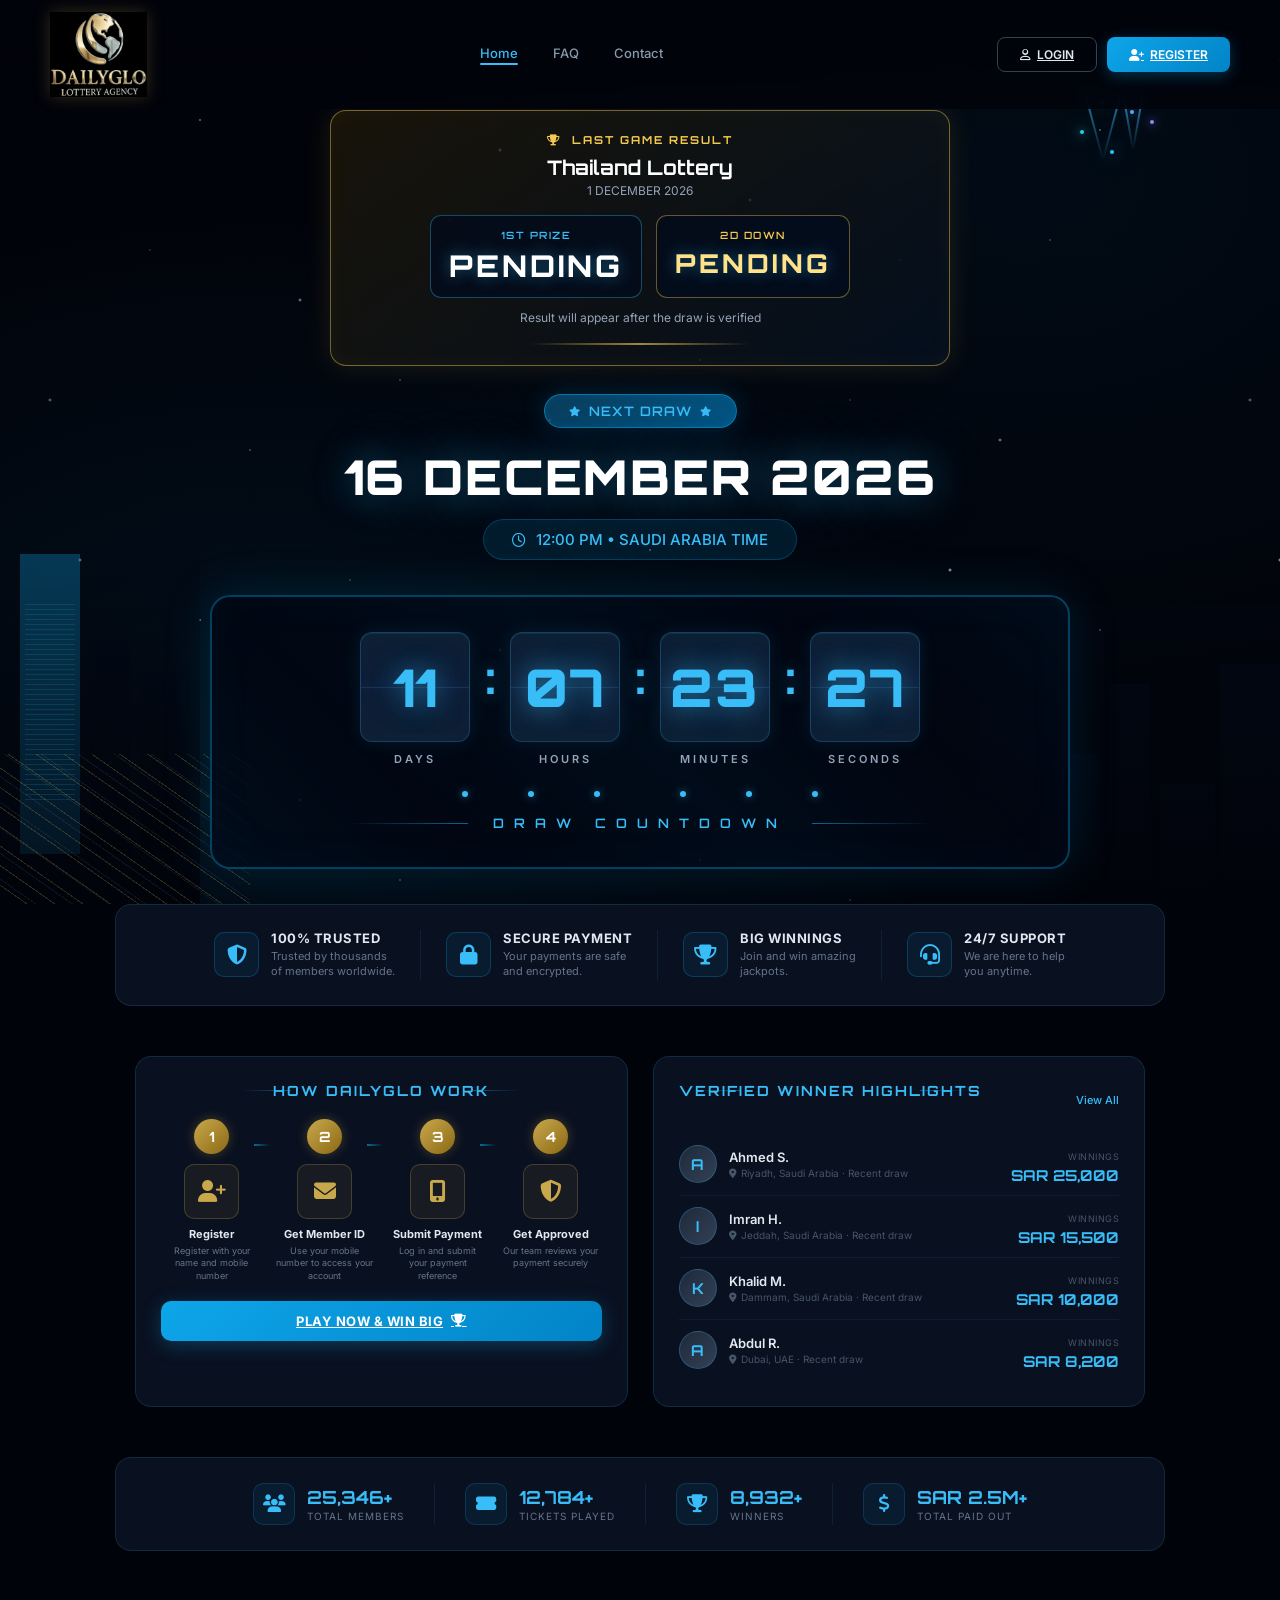
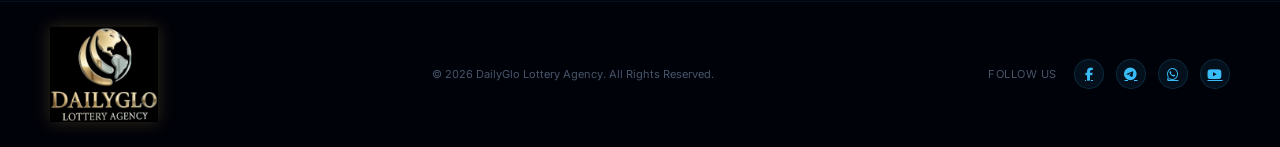
<file: index.html>
<!DOCTYPE html>
<html lang="en">
<head>
    <meta charset="UTF-8">
    <meta name="viewport" content="width=device-width, initial-scale=1.0">
    <meta name="description" content="DailyGlo lottery membership, secure payment review, and public draw updates.">
    <title>DailyGlo Lottery Agency</title>
    <link href="https://fonts.googleapis.com/css2?family=Orbitron:wght@400;500;600;700;800;900&family=Inter:wght@300;400;500;600;700&display=swap" rel="stylesheet">
    <link rel="stylesheet" href="https://cdnjs.cloudflare.com/ajax/libs/font-awesome/6.4.0/css/all.min.css">
    <link rel="stylesheet" href="css/home.css">
</head>
<body>

    <!-- HEADER -->
    <header>
        <div class="logo">
            <img src="images/dailyglo_logo.png" alt="DailyGlo Lottery Agency" class="logo-img">
        </div>
        <nav>
            <a href="index.html" class="active">Home</a>
            <a href="pages/faq.html">FAQ</a>
            <a href="pages/contact.html">Contact</a>
        </nav>
        <div class="auth-buttons">
            <a href="pages/login.html" class="btn btn-login">
                <i class="far fa-user"></i> LOGIN
            </a>
            <a href="pages/register.html" class="btn btn-register">
                <i class="fas fa-user-plus"></i> REGISTER
            </a>
        </div>
        <button class="mobile-menu-btn" id="mobileMenuBtn"><i class="fas fa-bars"></i></button>
    </header>

    <div class="mobile-menu" id="mobileMenu">
        <a href="index.html">Home</a>
        <a href="pages/faq.html">FAQ</a>
        <a href="pages/contact.html">Contact</a>
        <div class="mobile-auth">
            <a href="pages/login.html" class="btn btn-login">Login</a>
            <a href="pages/register.html" class="btn btn-register">Register</a>
        </div>
    </div>

    <!-- HERO SECTION -->
    <section class="hero">
        <div class="hero-bg"></div>
        <div class="stars"></div>
        <div class="city-left"></div>
        <div class="city-right"></div>
        <div class="highway-lights"></div>
        <div class="fireworks">
            <div class="firework"></div>
            <div class="firework"></div>
            <div class="firework"></div>
            <div class="firework"></div>
            <div class="firework"></div>
            <div class="firework-ray"></div>
            <div class="firework-ray"></div>
            <div class="firework-ray"></div>
            <div class="firework-ray"></div>
        </div>

        <div class="hero-content">
            <section class="last-draw-result" data-last-draw-result aria-live="polite">
                <div class="result-kicker"><i class="fas fa-trophy"></i> LAST GAME RESULT</div>
                <h2 data-last-result-title>Thailand Lottery</h2>
                <p class="result-date" data-last-result-date>Loading latest result...</p>
                <div class="result-prize-row">
                    <div class="result-prize-card">
                        <span>1ST PRIZE</span>
                        <strong data-last-first-prize>—</strong>
                    </div>
                    <div class="result-prize-card result-prize-card-small">
                        <span>2D DOWN</span>
                        <strong data-last-2d-down>—</strong>
                    </div>
                </div>
                <p class="result-note" data-last-result-note>Latest verified draw result</p>
            </section>
            <div class="next-draw-badge">
                <i class="fas fa-star" style="font-size:10px;"></i>
                NEXT DRAW
                <i class="fas fa-star" style="font-size:10px;"></i>
            </div>
            <h1 class="draw-date" data-next-draw-date>
                <span class="highlight">16</span> AUGUST <span class="highlight">2026</span>
            </h1>
            <div class="draw-time" data-next-draw-time>
                <i class="far fa-clock"></i>
                12:00 PM • SAUDI ARABIA TIME
            </div>

            <!-- COUNTDOWN -->
            <div class="countdown-container" data-countdown>
                <div class="countdown">
                    <div class="countdown-item">
                        <div class="countdown-box">
                            <span class="countdown-number" id="days" data-countdown-days>00</span>
                        </div>
                        <div class="countdown-label">Days</div>
                    </div>
                    <div class="countdown-separator">:</div>
                    <div class="countdown-item">
                        <div class="countdown-box">
                            <span class="countdown-number" id="hours" data-countdown-hours>00</span>
                        </div>
                        <div class="countdown-label">Hours</div>
                    </div>
                    <div class="countdown-separator">:</div>
                    <div class="countdown-item">
                        <div class="countdown-box">
                            <span class="countdown-number" id="minutes" data-countdown-minutes>00</span>
                        </div>
                        <div class="countdown-label">Minutes</div>
                    </div>
                    <div class="countdown-separator">:</div>
                    <div class="countdown-item">
                        <div class="countdown-box">
                            <span class="countdown-number" id="seconds" data-countdown-seconds>00</span>
                        </div>
                        <div class="countdown-label">Seconds</div>
                    </div>
                </div>
                <div class="countdown-dots">
                    <div class="dot-line">
                        <div class="dot"></div>
                        <div class="dot"></div>
                        <div class="dot"></div>
                    </div>
                    <div class="dot-line">
                        <div class="dot"></div>
                        <div class="dot"></div>
                        <div class="dot"></div>
                    </div>
                </div>
                <div class="countdown-title">Draw Countdown</div>
            </div>
        </div>
    </section>

    <!-- FEATURES BAR -->
    <section class="features-bar">
        <div class="feature-item">
            <div class="feature-icon">
                <i class="fas fa-shield-alt"></i>
            </div>
            <div class="feature-text">
                <h3>100% TRUSTED</h3>
                <p>Trusted by thousands<br>of members worldwide.</p>
            </div>
        </div>
        <div class="feature-item">
            <div class="feature-icon">
                <i class="fas fa-lock"></i>
            </div>
            <div class="feature-text">
                <h3>SECURE PAYMENT</h3>
                <p>Your payments are safe<br>and encrypted.</p>
            </div>
        </div>
        <div class="feature-item">
            <div class="feature-icon">
                <i class="fas fa-trophy"></i>
            </div>
            <div class="feature-text">
                <h3>BIG WINNINGS</h3>
                <p>Join and win amazing<br>jackpots.</p>
            </div>
        </div>
        <div class="feature-item">
            <div class="feature-icon">
                <i class="fas fa-headset"></i>
            </div>
            <div class="feature-text">
                <h3>24/7 SUPPORT</h3>
                <p>We are here to help<br>you anytime.</p>
            </div>
        </div>
    </section>

    <!-- INFO SECTION -->
    <section class="info-section">
        <!-- HOW IT WORKS -->
        <div class="info-card">
            <h2>HOW DAILYGLO WORK</h2>
            <div class="steps">
                <div class="step">
                    <div class="step-number">1</div>
                    <div class="step-icon">
                        <i class="fas fa-user-plus"></i>
                    </div>
                    <h4>Register</h4>
                    <p>Register with your name and mobile number</p>
                </div>
                <div class="step">
                    <div class="step-number">2</div>
                    <div class="step-icon">
                        <i class="fas fa-envelope"></i>
                    </div>
                    <h4>Get Member ID</h4>
                    <p>Use your mobile number to access your account</p>
                </div>
                <div class="step">
                    <div class="step-number">3</div>
                    <div class="step-icon">
                        <i class="fas fa-mobile-alt"></i>
                    </div>
                    <h4>Submit Payment</h4>
                    <p>Log in and submit your payment reference</p>
                </div>
                <div class="step">
                    <div class="step-number">4</div>
                    <div class="step-icon">
                        <i class="fas fa-shield-alt"></i>
                    </div>
                    <h4>Get Approved</h4>
                    <p>Our team reviews your payment securely</p>
                </div>
            </div>
            <div class="hero-actions">
                <a href="pages/register.html" class="play-btn">
                    PLAY NOW &amp; WIN BIG
                    <i class="fas fa-trophy"></i>
                </a>
            </div>
        </div>

        <!-- RECENT WINNERS -->
        <div class="info-card">
            <div class="winners-header">
                <h2>VERIFIED WINNER HIGHLIGHTS</h2>
                <a href="pages/faq.html">View All</a>
            </div>
            <div class="winner-item">
                <div class="winner-avatar">A</div>
                <div class="winner-info">
                    <h4>Ahmed S.</h4>
                    <p><i class="fas fa-map-marker-alt"></i> Riyadh, Saudi Arabia · Recent draw</p>
                </div>
                <div class="winner-amount">
                    <span>Winnings</span>
                    <h4>SAR 25,000</h4>
                </div>
            </div>
            <div class="winner-item">
                <div class="winner-avatar">I</div>
                <div class="winner-info">
                    <h4>Imran H.</h4>
                    <p><i class="fas fa-map-marker-alt"></i> Jeddah, Saudi Arabia · Recent draw</p>
                </div>
                <div class="winner-amount">
                    <span>Winnings</span>
                    <h4>SAR 15,500</h4>
                </div>
            </div>
            <div class="winner-item">
                <div class="winner-avatar">K</div>
                <div class="winner-info">
                    <h4>Khalid M.</h4>
                    <p><i class="fas fa-map-marker-alt"></i> Dammam, Saudi Arabia · Recent draw</p>
                </div>
                <div class="winner-amount">
                    <span>Winnings</span>
                    <h4>SAR 10,000</h4>
                </div>
            </div>
            <div class="winner-item">
                <div class="winner-avatar">A</div>
                <div class="winner-info">
                    <h4>Abdul R.</h4>
                    <p><i class="fas fa-map-marker-alt"></i> Dubai, UAE · Recent draw</p>
                </div>
                <div class="winner-amount">
                    <span>Winnings</span>
                    <h4>SAR 8,200</h4>
                </div>
            </div>
        </div>
    </section>

    <!-- STATS BAR -->
    <section class="stats-bar">
        <div class="stat-item">
            <div class="stat-icon">
                <i class="fas fa-users"></i>
            </div>
            <div class="stat-text">
                <h3>25,346+</h3>
                <p>Total Members</p>
            </div>
        </div>
        <div class="stat-item">
            <div class="stat-icon">
                <i class="fas fa-ticket-alt"></i>
            </div>
            <div class="stat-text">
                <h3>12,784+</h3>
                <p>Tickets Played</p>
            </div>
        </div>
        <div class="stat-item">
            <div class="stat-icon">
                <i class="fas fa-trophy"></i>
            </div>
            <div class="stat-text">
                <h3>8,932+</h3>
                <p>Winners</p>
            </div>
        </div>
        <div class="stat-item">
            <div class="stat-icon">
                <i class="fas fa-dollar-sign"></i>
            </div>
            <div class="stat-text">
                <h3>SAR 2.5M+</h3>
                <p>Total Paid Out</p>
            </div>
        </div>
    </section>

    <!-- FOOTER -->
    <footer>
        <div class="footer-left">
            <img src="images/dailyglo_logo.png" alt="DailyGlo Lottery Agency" class="logo-img footer-logo-img">
        </div>
        <div class="footer-center">
            © 2026 DailyGlo Lottery Agency. All Rights Reserved.
        </div>
        <div class="footer-right">
            <span>FOLLOW US</span>
            <a href="https://www.facebook.com/" class="social-icon" target="_blank" rel="noopener"><i class="fab fa-facebook-f"></i></a>
            <a href="https://t.me/" class="social-icon" target="_blank" rel="noopener"><i class="fab fa-telegram-plane"></i></a>
            <a href="https://wa.me/" class="social-icon" target="_blank" rel="noopener"><i class="fab fa-whatsapp"></i></a>
            <a href="https://www.youtube.com/" class="social-icon" target="_blank" rel="noopener"><i class="fab fa-youtube"></i></a>
        </div>
    </footer>

    <script>
        // Thailand Lottery schedule: 24 draws per year at 12:00 PM Saudi Arabia time (09:00 UTC).
        const drawMonthDays = [[0,2],[0,17],[1,1],[1,16],[2,1],[2,16],[3,1],[3,16],[4,2],[4,16],[5,1],[5,16],[6,1],[6,16],[7,1],[7,16],[8,1],[8,16],[9,1],[9,16],[10,1],[10,16],[11,1],[11,16]];
        function getDrawSchedule(year) {
            return drawMonthDays.map(function (monthDay) { return new Date(Date.UTC(year, monthDay[0], monthDay[1], 9, 0, 0)); });
        }
        let drawResults = {
            '2026-11-16': { firstPrize: '645654', twoDDown: '06' }
        };
        function getNextDraw(now) {
            const year = now.getUTCFullYear();
            const schedule = getDrawSchedule(year).concat(getDrawSchedule(year + 1));
            return schedule.find(function (draw) { return draw.getTime() > now.getTime(); }) || schedule[schedule.length - 1];
        }
        function getPreviousDraw(now) {
            const year = now.getUTCFullYear();
            const schedule = getDrawSchedule(year - 1).concat(getDrawSchedule(year));
            return schedule.filter(function (draw) { return draw.getTime() <= now.getTime(); }).pop() || schedule[0];
        }
        function dateKey(draw) {
            return draw.toISOString().slice(0, 10);
        }
        function updateLastResult(now) {
            const previousDraw = getPreviousDraw(now);
            const result = drawResults[dateKey(previousDraw)];
            const dateText = new Intl.DateTimeFormat('en-GB', { timeZone: 'Asia/Riyadh', day: 'numeric', month: 'long', year: 'numeric' }).format(previousDraw).toUpperCase();
            document.querySelector('[data-last-result-date]').textContent = dateText;
            document.querySelector('[data-last-first-prize]').textContent = result ? result.firstPrize : 'PENDING';
            document.querySelector('[data-last-2d-down]').textContent = result ? result.twoDDown : 'PENDING';
            document.querySelector('[data-last-result-note]').textContent = result ? 'Latest verified draw result' : 'Result will appear after the draw is verified';
        }
        function updateCountdown() {
            const now = new Date();
            const drawDate = getNextDraw(now);
            const diff = Math.max(0, drawDate.getTime() - Date.now());
            const days = Math.floor(diff / (1000 * 60 * 60 * 24));
            const hours = Math.floor((diff % (1000 * 60 * 60 * 24)) / (1000 * 60 * 60));
            const minutes = Math.floor((diff % (1000 * 60 * 60)) / (1000 * 60));
            const seconds = Math.floor((diff % (1000 * 60)) / 1000);
            document.getElementById('days').textContent = String(days).padStart(2, '0');
            document.getElementById('hours').textContent = String(hours).padStart(2, '0');
            document.getElementById('minutes').textContent = String(minutes).padStart(2, '0');
            document.getElementById('seconds').textContent = String(seconds).padStart(2, '0');
            const dateText = new Intl.DateTimeFormat('en-GB', { timeZone: 'Asia/Riyadh', day: 'numeric', month: 'long', year: 'numeric' }).format(drawDate).toUpperCase();
            const dateElement = document.querySelector('[data-next-draw-date]');
            if (dateElement) dateElement.textContent = dateText;
            const timeElement = document.querySelector('[data-next-draw-time]');
            if (timeElement) timeElement.innerHTML = '<i class="far fa-clock"></i> 12:00 PM • SAUDI ARABIA TIME';
            updateLastResult(now);
        }
        function loadAutomaticResults() {
            fetch('data/draw-results.json?ts=' + Date.now(), { cache: 'no-store' })
                .then(function (response) { if (!response.ok) throw new Error('Result data unavailable'); return response.json(); })
                .then(function (results) {
                    drawResults = Object.assign({}, drawResults, results);
                    updateLastResult(new Date());
                })
                .catch(function () {
                    // Keep the last verified embedded result if the scheduled sync is unavailable.
                    updateLastResult(new Date());
                });
        }
        updateCountdown();
        loadAutomaticResults();
        setInterval(updateCountdown, 1000);

        // MOBILE MENU
        var menuBtn = document.getElementById('mobileMenuBtn');
        var mobileMenu = document.getElementById('mobileMenu');
        if (menuBtn && mobileMenu) {
            menuBtn.addEventListener('click', function () {
                mobileMenu.classList.toggle('open');
            });
        }
    </script>
</body>
</html>
</file>
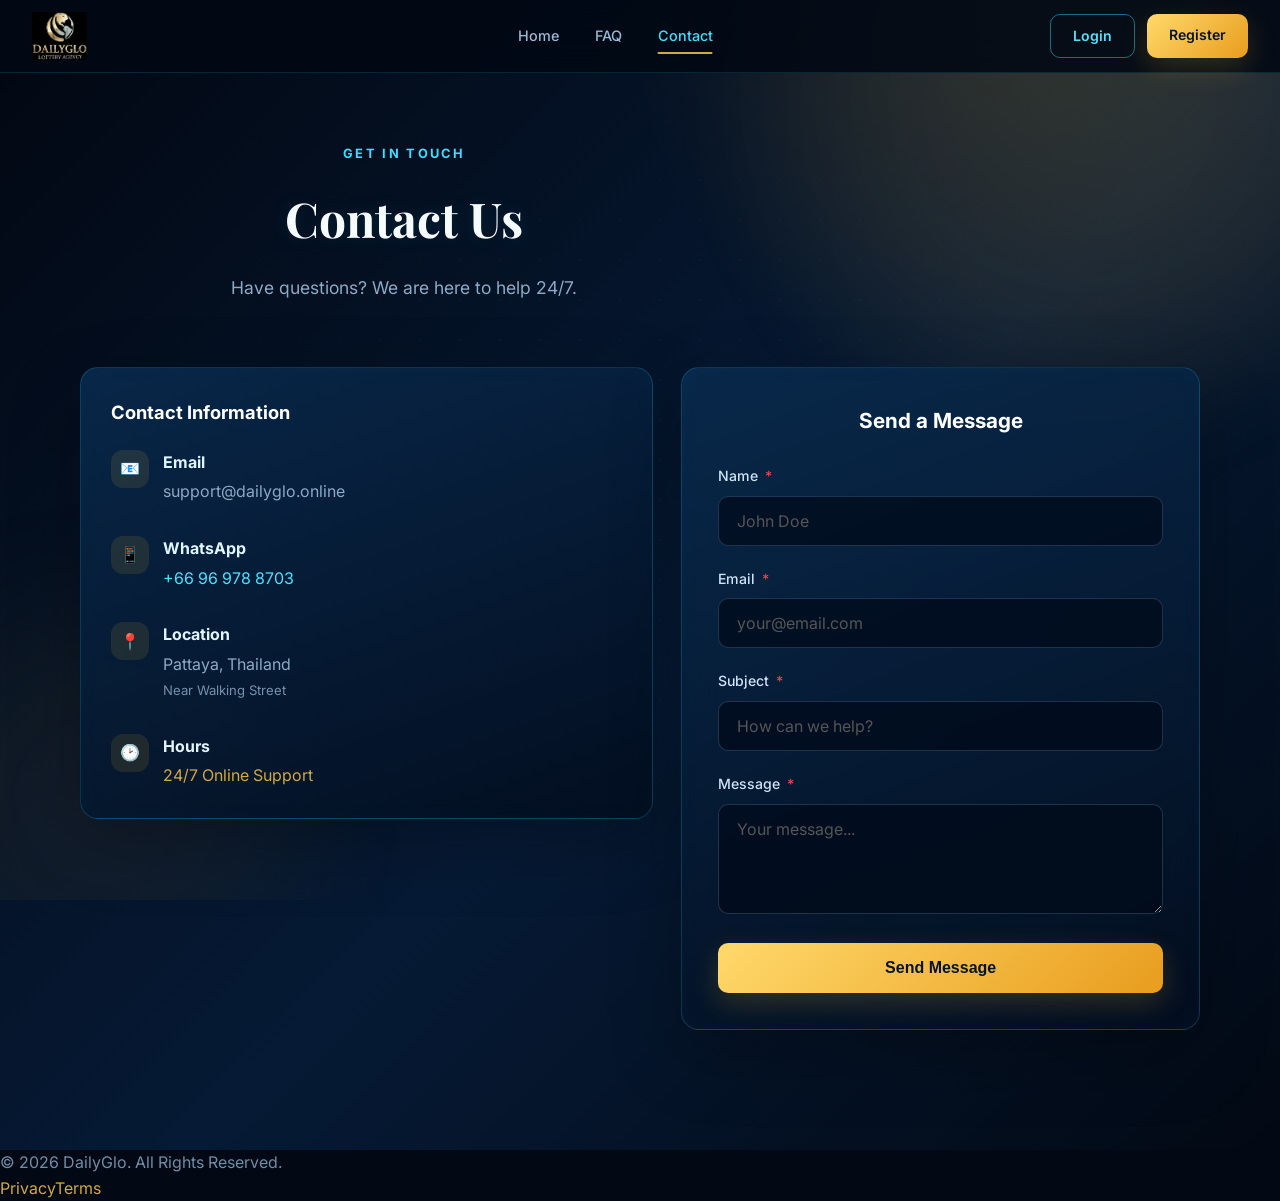
<file: pages/contact.html>
<!DOCTYPE html>
<html lang="en">
<head>
<meta charset="UTF-8">
<meta name="viewport" content="width=device-width, initial-scale=1.0">
<title>Contact - DailyGlo</title>
<link rel="stylesheet" href="../css/style.css">
</head>
<body>
<div class="animated-bg"><div class="orb orb-1"></div><div class="orb orb-2"></div><div class="dot-grid"></div></div>
<nav class="site-navbar" id="navbar"><div class="nav-inner"><a href="../index.html" class="nav-logo"><img src="../images/dailyglo_logo.png" alt="DailyGlo Lottery Agency" class="inner-logo-image"></a><div class="nav-links"><a href="../index.html">Home</a><a href="faq.html">FAQ</a><a href="contact.html" class="active">Contact</a></div><div class="nav-auth"><a href="login.html" class="btn-nav btn-nav-outline">Login</a><a href="register.html" class="btn-nav btn-nav-solid">Register</a></div><button class="mobile-menu-btn" onclick="toggleMobileMenu()">&#9776;</button></div></nav>
<div class="mobile-menu" id="mobileMenu"><a href="../index.html">Home</a><a href="faq.html">FAQ</a><a href="contact.html">Contact</a><div class="mobile-auth"><a href="login.html" class="btn btn-outline btn-sm">Login</a><a href="register.html" class="btn btn-gold btn-sm">Register</a></div></div>
<section class="section" style="padding-top:140px;"><div class="section-header animate-in"><span class="section-label">Get In Touch</span><h2 class="section-title">Contact Us</h2><p class="section-subtitle">Have questions? We are here to help 24/7.</p></div>
<div class="contact-grid"><div class="contact-info animate-in"><h3>Contact Information</h3>
<div class="contact-item"><div class="icon">&#128231;</div><div><h4>Email</h4><p>support@dailyglo.online</p></div></div>
<div class="contact-item"><div class="icon">&#128241;</div><div><h4>WhatsApp</h4><p><a href="https://wa.me/66969788703" target="_blank" rel="noopener">+66 96 978 8703</a></p></div></div>
<div class="contact-item"><div class="icon">&#128205;</div><div><h4>Location</h4><p>Pattaya, Thailand<br><span class="muted-detail">Near Walking Street</span></p></div></div>
<div class="contact-item"><div class="icon">&#128337;</div><div><h4>Hours</h4><p><span style="color:var(--gold);">24/7 Online Support</span></p></div></div></div>
<div class="form-card animate-in" style="padding:36px;"><div class="form-header" style="margin-bottom:28px;"><h3 style="font-size:1.3rem;">Send a Message</h3></div>
<form id="contactForm"><div class="form-group"><label>Name <span class="required">*</span></label><input type="text" id="name" class="form-control" placeholder="John Doe" required></div>
<div class="form-group"><label>Email <span class="required">*</span></label><input type="email" id="email" class="form-control" placeholder="your@email.com" required></div>
<div class="form-group"><label>Subject <span class="required">*</span></label><input type="text" id="subject" class="form-control" placeholder="How can we help?" required></div>
<div class="form-group"><label>Message <span class="required">*</span></label><textarea id="message" class="form-control" rows="4" placeholder="Your message..." required></textarea></div>
<button type="submit" id="submitBtn" class="btn btn-gold btn-block">Send Message</button><div id="statusMsg" class="status-msg"></div></form></div></div></section>
<footer class="site-footer"><div class="footer-inner"><div class="footer-bottom" style="border:none;padding:0;"><p>&copy; 2026 DailyGlo. All Rights Reserved.</p><div class="footer-legal"><a href="privacy.html">Privacy</a><a href="terms.html">Terms</a></div></div></div></footer>
<script src="../js/app.js"></script>
</body>
</html>
</file>
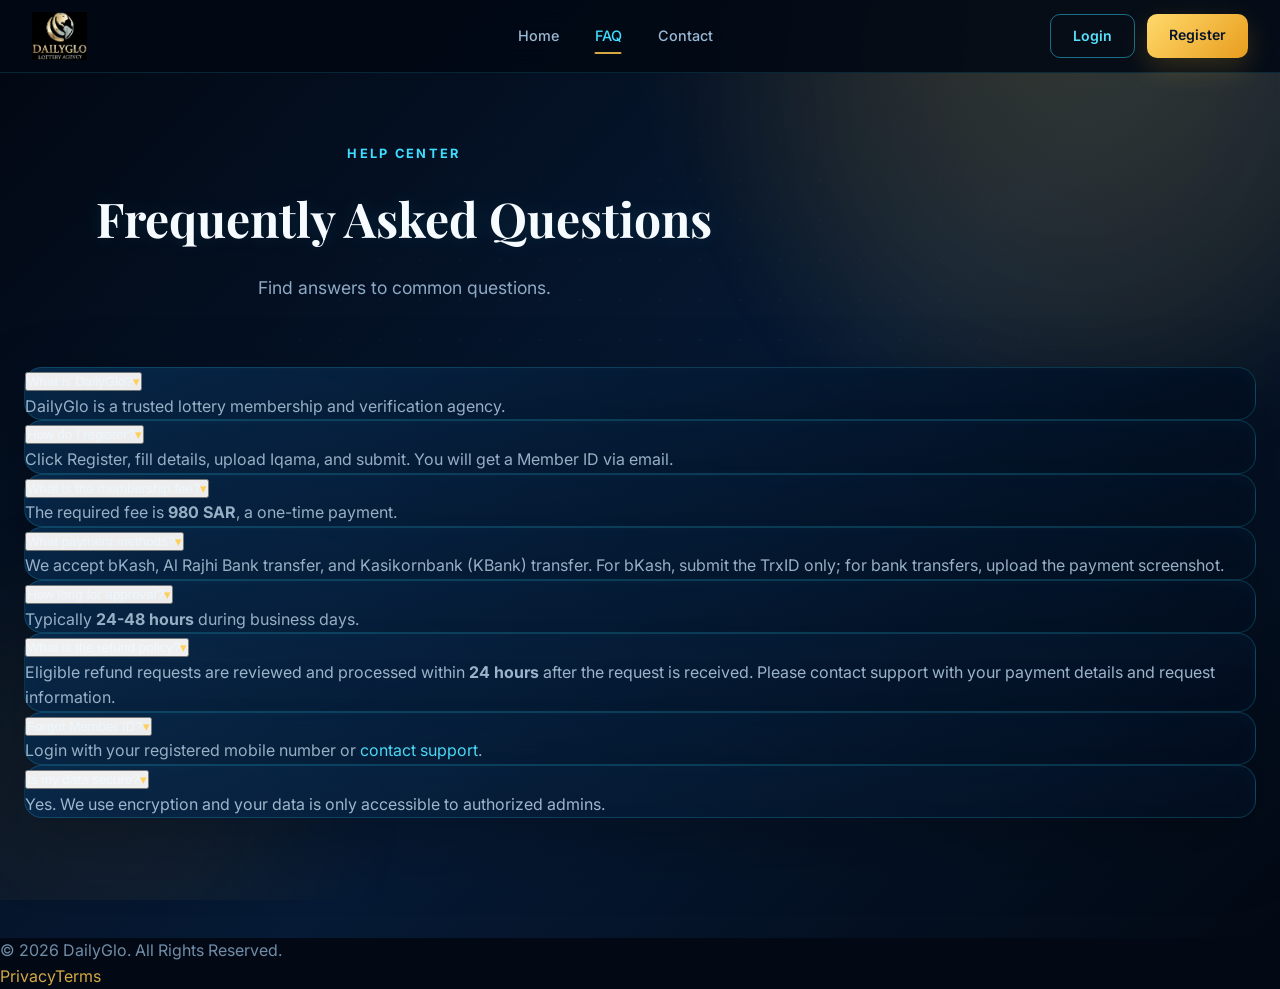
<file: pages/faq.html>
<!DOCTYPE html>
<html lang="en">
<head>
<meta charset="UTF-8">
<meta name="viewport" content="width=device-width, initial-scale=1.0">
<title>FAQ - DailyGlo</title>
<link rel="stylesheet" href="../css/style.css">
</head>
<body>
<div class="animated-bg"><div class="orb orb-1"></div><div class="orb orb-2"></div><div class="dot-grid"></div></div>
<nav class="site-navbar" id="navbar"><div class="nav-inner"><a href="../index.html" class="nav-logo"><img src="../images/dailyglo_logo.png" alt="DailyGlo Lottery Agency" class="inner-logo-image"></a><div class="nav-links"><a href="../index.html">Home</a><a href="faq.html" class="active">FAQ</a><a href="contact.html">Contact</a></div><div class="nav-auth"><a href="login.html" class="btn-nav btn-nav-outline">Login</a><a href="register.html" class="btn-nav btn-nav-solid">Register</a></div><button class="mobile-menu-btn" onclick="toggleMobileMenu()">&#9776;</button></div></nav>
<div class="mobile-menu" id="mobileMenu"><a href="../index.html">Home</a><a href="faq.html">FAQ</a><a href="contact.html">Contact</a><div class="mobile-auth"><a href="login.html" class="btn btn-outline btn-sm">Login</a><a href="register.html" class="btn btn-gold btn-sm">Register</a></div></div>
<section class="section" style="padding-top:140px;"><div class="section-header animate-in"><span class="section-label">Help Center</span><h2 class="section-title">Frequently Asked Questions</h2><p class="section-subtitle">Find answers to common questions.</p></div>
<div class="faq-list"><div class="faq-item animate-in"><button class="faq-question">What is DailyGlo?<span class="icon">&#9662;</span></button><div class="faq-answer"><div class="faq-answer-inner">DailyGlo is a trusted lottery membership and verification agency.</div></div></div>
<div class="faq-item animate-in"><button class="faq-question">How do I register?<span class="icon">&#9662;</span></button><div class="faq-answer"><div class="faq-answer-inner">Click Register, fill details, upload Iqama, and submit. You will get a Member ID via email.</div></div></div>
<div class="faq-item animate-in"><button class="faq-question">What is the membership fee?<span class="icon">&#9662;</span></button><div class="faq-answer"><div class="faq-answer-inner">The required fee is <strong>980 SAR</strong>, a one-time payment.</div></div></div>
<div class="faq-item animate-in"><button class="faq-question">What payment methods?<span class="icon">&#9662;</span></button><div class="faq-answer"><div class="faq-answer-inner">We accept bKash, Al Rajhi Bank transfer, and Kasikornbank (KBank) transfer. For bKash, submit the TrxID only; for bank transfers, upload the payment screenshot.</div></div></div>
<div class="faq-item animate-in"><button class="faq-question">How long for approval?<span class="icon">&#9662;</span></button><div class="faq-answer"><div class="faq-answer-inner">Typically <strong>24-48 hours</strong> during business days.</div></div></div>
<div class="faq-item animate-in"><button class="faq-question">What is the refund policy?<span class="icon">&#9662;</span></button><div class="faq-answer"><div class="faq-answer-inner">Eligible refund requests are reviewed and processed within <strong>24 hours</strong> after the request is received. Please contact support with your payment details and request information.</div></div></div>
  <div class="faq-item animate-in"><button class="faq-question">Forgot Member ID?<span class="icon">&#9662;</span></button><div class="faq-answer"><div class="faq-answer-inner">Login with your registered mobile number or <a href="contact.html">contact support</a>.</div></div></div>
<div class="faq-item animate-in"><button class="faq-question">Is my data secure?<span class="icon">&#9662;</span></button><div class="faq-answer"><div class="faq-answer-inner">Yes. We use encryption and your data is only accessible to authorized admins.</div></div></div></div></section>
<footer class="site-footer"><div class="footer-inner"><div class="footer-bottom" style="border:none;padding:0;"><p>&copy; 2026 DailyGlo. All Rights Reserved.</p><div class="footer-legal"><a href="privacy.html">Privacy</a><a href="terms.html">Terms</a></div></div></div></footer>
<script src="../js/app.js"></script>
</body>
</html>
</file>
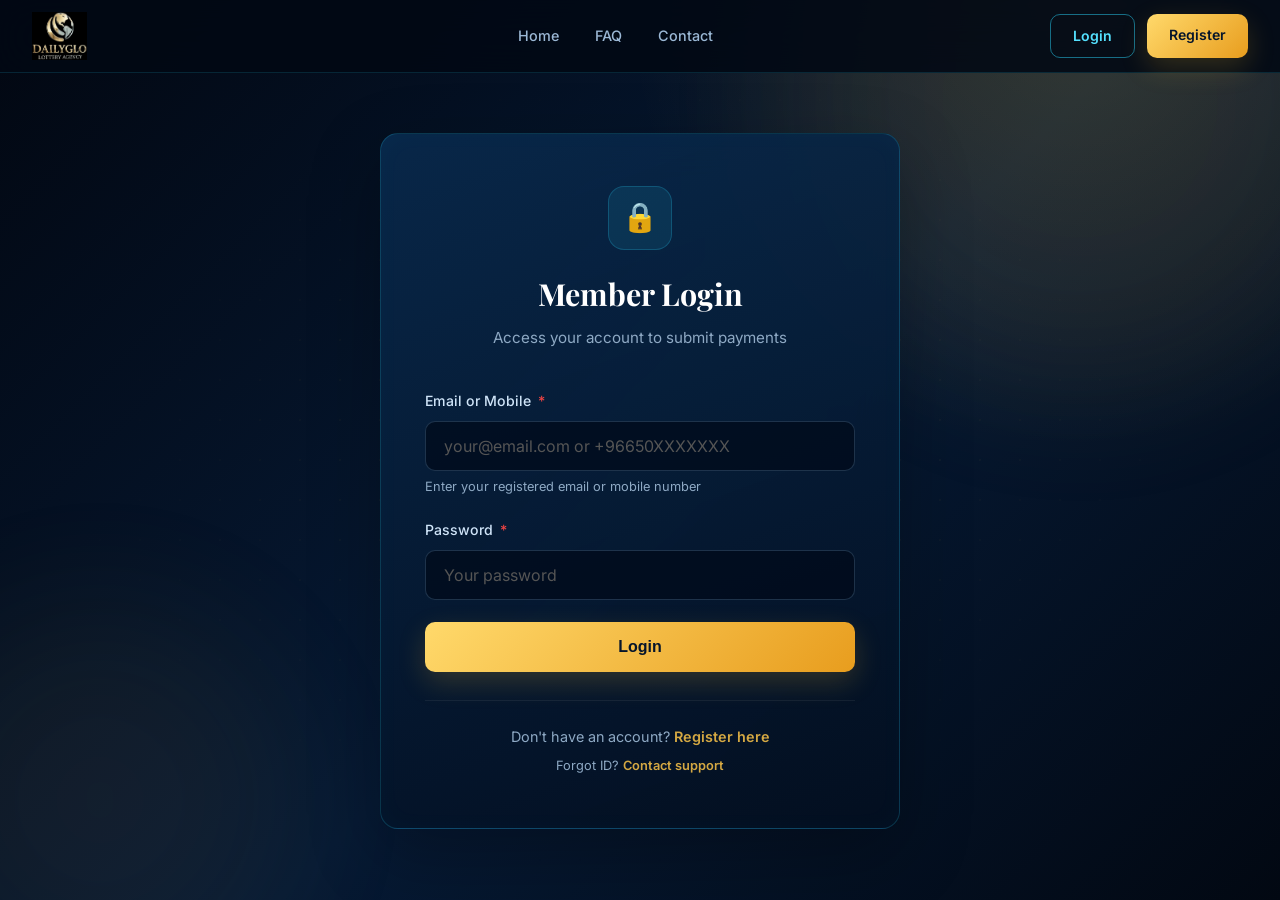
<file: pages/login.html>
<!DOCTYPE html>
<html lang="en">
<head>
<meta charset="UTF-8">
<meta name="viewport" content="width=device-width, initial-scale=1.0">
<title>Login - DailyGlo</title>
<link rel="stylesheet" href="../css/style.css">
</head>
<body>

<div class="animated-bg">
  <div class="orb orb-1"></div>
  <div class="orb orb-2"></div>
  <div class="dot-grid"></div>
</div>

<nav class="site-navbar" id="navbar">
  <div class="nav-inner">
    <a href="../index.html" class="nav-logo">
      <img src="../images/dailyglo_logo.png" alt="DailyGlo Lottery Agency" class="inner-logo-image">
    </a>
    <div class="nav-links">
      <a href="../index.html">Home</a>
      <a href="faq.html">FAQ</a>
      <a href="contact.html">Contact</a>
    </div>
    <div class="nav-auth">
      <a href="login.html" class="btn-nav btn-nav-outline">Login</a>
      <a href="register.html" class="btn-nav btn-nav-solid">Register</a>
    </div>
    <button class="mobile-menu-btn" onclick="toggleMobileMenu()">&#9776;</button>
  </div>
</nav>

<div class="mobile-menu" id="mobileMenu">
  <a href="../index.html">Home</a>
  <a href="faq.html">FAQ</a>
  <a href="contact.html">Contact</a>
  <div class="mobile-auth">
    <a href="login.html" class="btn btn-outline btn-sm">Login</a>
    <a href="register.html" class="btn btn-gold btn-sm">Register</a>
  </div>
</div>

<div class="form-page">
  <div class="form-card">
    <div class="form-header">
      <div class="form-icon">&#128274;</div>
      <h2>Member Login</h2>
      <p>Access your account to submit payments</p>
    </div>

    <form id="loginForm">
      <div class="form-group">
        <label>Email or Mobile <span class="required">*</span></label>
        <input type="text" id="loginId" class="form-control" placeholder="your@email.com or +96650XXXXXXX" required>
        <p class="form-hint">Enter your registered email or mobile number</p>
      </div>

      <div class="form-group">
        <label>Password <span class="required">*</span></label>
        <input type="password" id="password" class="form-control" placeholder="Your password" required>
      </div>

      <button type="submit" id="submitBtn" class="btn btn-gold btn-block">Login</button>
      <div id="statusMsg" class="status-msg"></div>
    </form>

    <div class="form-footer">
      <p>Don't have an account? <a href="register.html">Register here</a></p>
      <p style="margin-top:8px;font-size:0.8rem;">Forgot ID? <a href="contact.html">Contact support</a></p>
    </div>
  </div>
</div>

<script src="../js/app.js"></script>
</body>
</html>
</file>
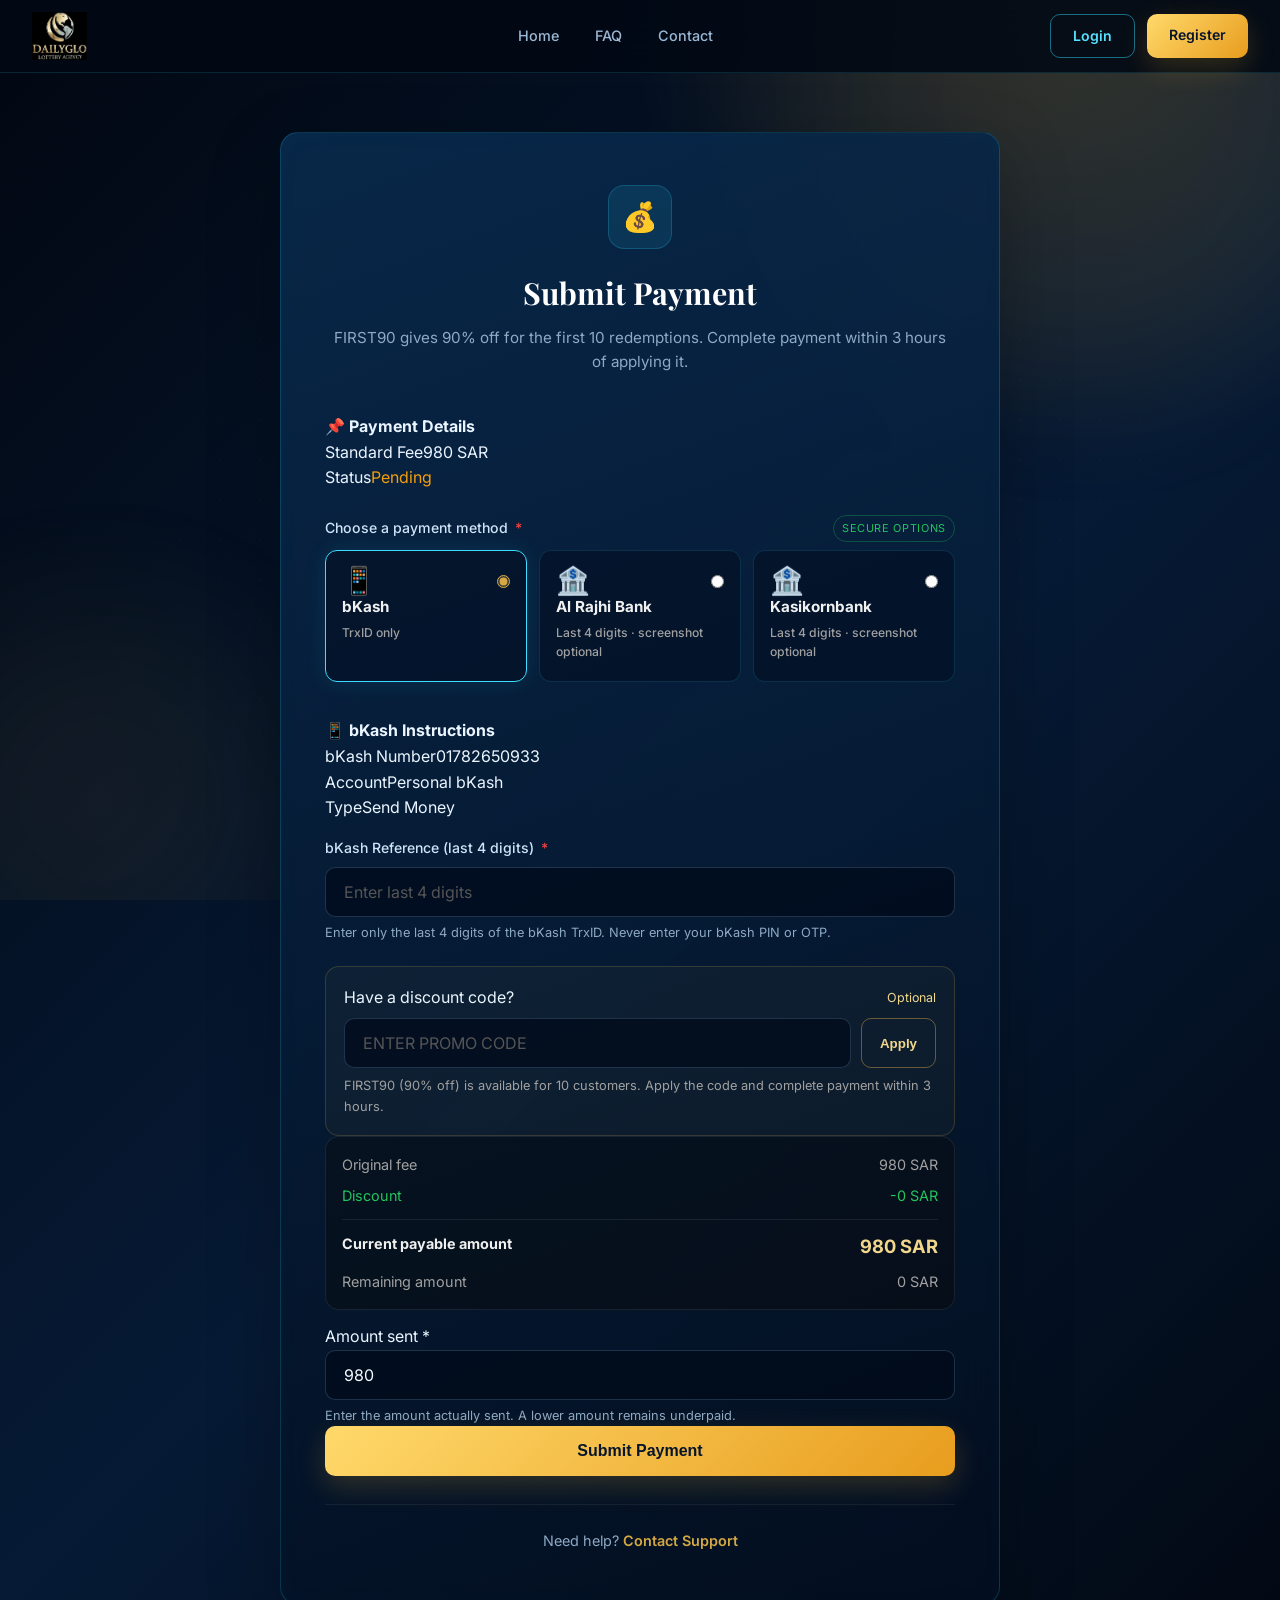
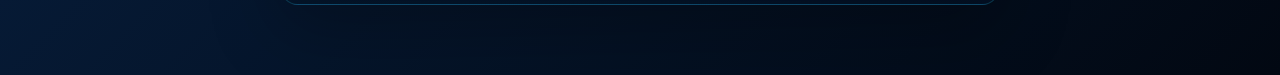
<file: pages/payment.html>
<!DOCTYPE html>
<html lang="en">
<head>
<meta charset="UTF-8">
<meta name="viewport" content="width=device-width, initial-scale=1.0">
<title>Payment - DailyGlo</title>
<link rel="stylesheet" href="../css/style.css">
<style>
  .payment-methods.payment-method-grid{grid-template-columns:repeat(3,minmax(0,1fr));gap:12px}
  .payment-method.payment-method-card{align-items:stretch;flex-direction:column;gap:12px;padding:16px;min-height:132px;border-color:rgba(255,255,255,.08);background:rgba(30,30,30,.82)}
  .payment-method-card.active{border-color:var(--gold);background:rgba(212,168,67,.09);box-shadow:0 8px 24px rgba(212,168,67,.1)}
  .payment-method-card .method-top{display:flex;align-items:center;justify-content:space-between}
  .payment-method-card .pm-icon{font-size:1.7rem;line-height:1}
  .payment-method-card .pm-info{display:block}
  .payment-method-card .pm-info strong{display:block;font-size:.95rem;color:var(--text)}
  .payment-method-card .pm-info span{display:block;margin-top:4px;color:var(--text-secondary);font-size:.76rem}
  .payment-method-card input{accent-color:var(--gold)}
  .discount-box{padding:18px;border:1px solid rgba(212,168,67,.2);border-radius:14px;background:rgba(212,168,67,.04)}
  .discount-row{display:flex;gap:10px}
  .discount-row .form-control{min-width:0;text-transform:uppercase}
  .discount-button{padding:12px 18px;border:1px solid rgba(212,168,67,.45);border-radius:10px;background:transparent;color:var(--gold-light);font-weight:600;cursor:pointer;white-space:nowrap}
  .discount-button:hover{background:rgba(212,168,67,.1)}
  .discount-message{font-size:.8rem;color:var(--text-secondary);margin-top:8px}
  .discount-message.success{color:var(--success)}
  .discount-message.error{color:var(--danger)}
  .amount-summary{padding:16px;border:1px solid rgba(255,255,255,.08);border-radius:14px;background:rgba(10,10,10,.42)}
  .amount-line{display:flex;justify-content:space-between;gap:16px;color:var(--text-secondary);font-size:.9rem}
  .amount-line + .amount-line{margin-top:8px}
  .amount-line.discount{color:var(--success)}
  .amount-line.total{margin-top:12px;padding-top:12px;border-top:1px solid rgba(255,255,255,.08);color:var(--text);font-weight:700}
  .amount-line.total .detail-value{color:var(--gold-light);font-size:1.15rem}
  @media (max-width:600px){.payment-methods.payment-method-grid{grid-template-columns:1fr}.payment-method.payment-method-card{min-height:auto}.discount-row{flex-direction:column}.discount-button{width:100%}}
</style>
</head>
<body>
<div class="animated-bg"><div class="orb orb-1"></div><div class="orb orb-2"></div><div class="dot-grid"></div></div>
<nav class="site-navbar" id="navbar"><div class="nav-inner"><a href="../index.html" class="nav-logo"><img src="../images/dailyglo_logo.png" alt="DailyGlo Lottery Agency" class="inner-logo-image"></a><div class="nav-links"><a href="../index.html">Home</a><a href="faq.html">FAQ</a><a href="contact.html">Contact</a></div><div class="nav-auth"><a href="login.html" class="btn-nav btn-nav-outline">Login</a><a href="register.html" class="btn-nav btn-nav-solid">Register</a></div><button class="mobile-menu-btn" onclick="toggleMobileMenu()">&#9776;</button></div></nav>
<div class="mobile-menu" id="mobileMenu"><a href="../index.html">Home</a><a href="faq.html">FAQ</a><a href="contact.html">Contact</a><div class="mobile-auth"><a href="login.html" class="btn btn-outline btn-sm">Login</a><a href="register.html" class="btn btn-gold btn-sm">Register</a></div></div>
<div class="form-page"><div class="form-card wide"><div class="form-header"><div class="form-icon">&#128176;</div><h2>Submit Payment</h2><p>FIRST90 gives 90% off for the first 10 redemptions. Complete payment within 3 hours of applying it.</p></div>
<form id="paymentForm">
  <div class="payment-details" style="margin-bottom:24px;"><h4>&#128204; Payment Details</h4><div class="detail-row"><span class="detail-label">Standard Fee</span><span class="detail-value">980 SAR</span></div><div class="detail-row"><span class="detail-label">Status</span><span class="detail-value" style="color:var(--warning);">Pending</span></div></div>
  <div class="form-group"><div style="display:flex;align-items:center;justify-content:space-between;gap:12px;margin-bottom:8px;"><label style="margin-bottom:0;">Choose a payment method <span class="required">*</span></label><span style="font-size:.68rem;color:var(--success);border:1px solid rgba(34,197,94,.3);border-radius:999px;padding:4px 8px;text-transform:uppercase;letter-spacing:.06em;">Secure options</span></div><div class="payment-methods payment-method-grid"><label class="payment-method payment-method-card active"><span class="method-top"><span class="pm-icon">&#128241;</span><input type="radio" name="paymentMethod" value="bkash" checked></span><span class="pm-info"><strong>bKash</strong><span>TrxID only</span></span></label><label class="payment-method payment-method-card"><span class="method-top"><span class="pm-icon">&#127974;</span><input type="radio" name="paymentMethod" value="alrajhi"></span><span class="pm-info"><strong>Al Rajhi Bank</strong><span>Last 4 digits · screenshot optional</span></span></label><label class="payment-method payment-method-card"><span class="method-top"><span class="pm-icon">&#127974;</span><input type="radio" name="paymentMethod" value="bangkok_bank"></span><span class="pm-info"><strong>Kasikornbank</strong><span>Last 4 digits · screenshot optional</span></span></label></div></div>
  <div id="bkashDetails" class="method-details payment-details"><h4>&#128241; bKash Instructions</h4><div class="detail-row"><span class="detail-label">bKash Number</span><span class="detail-value">01782650933</span></div><div class="detail-row"><span class="detail-label">Account</span><span class="detail-value">Personal bKash</span></div><div class="detail-row"><span class="detail-label">Type</span><span class="detail-value">Send Money</span></div></div>
  <div id="alrajhiDetails" class="method-details payment-details" style="display:none;"><h4>&#127974; Al Rajhi Bank Instructions</h4><div class="detail-row"><span class="detail-label">Account Name</span><span class="detail-value">MD JAMAL HOSSAIN</span></div><div class="detail-row"><span class="detail-label">Account Number</span><span class="detail-value">077080010006086435018</span></div><div class="detail-row"><span class="detail-label">IBAN</span><span class="detail-value">SA9380000867608016435018</span></div><div class="detail-row"><span class="detail-label">SWIFT</span><span class="detail-value">RJHISARI</span></div><div class="detail-row"><span class="detail-label">Required Amount</span><span class="detail-value">980 SAR before discount</span></div></div>
  <div id="bangkok_bankDetails" class="method-details payment-details" style="display:none;"><h4>&#127974; Kasikornbank Instructions</h4><div class="detail-row"><span class="detail-label">Account Name</span><span class="detail-value">Thai Govt Organization</span></div><div class="detail-row"><span class="detail-label">Account Number</span><span class="detail-value">2596356673893939</span></div><div class="detail-row"><span class="detail-label">Branch</span><span class="detail-value">Nonthaburi</span></div><div class="detail-row"><span class="detail-label">SWIFT</span><span class="detail-value">KASITHBKXXX</span></div><div class="detail-row"><span class="detail-label">Required Amount</span><span class="detail-value">980 SAR before discount</span></div></div>
  <div class="form-group" style="margin-top:16px;"><label id="transactionLabel" for="transactionId">bKash Reference (last 4 digits) <span class="required">*</span></label><input type="text" id="transactionId" class="form-control" placeholder="Enter last 4 digits" inputmode="numeric" minlength="4" maxlength="4" pattern="[0-9]{4}" autocomplete="off" required><p id="transactionHint" class="form-hint">Enter only the last 4 digits of the bKash TrxID. Never enter your bKash PIN or OTP.</p></div>
  <div id="screenshotGroup" class="form-group" style="display:none;"><label for="screenshotFile">Payment Screenshot <span style="color:var(--text-muted);">(optional)</span></label><div class="form-file"><input type="file" id="screenshotFile" accept="image/jpeg,image/png,image/webp" disabled><div class="file-label"><span class="file-icon">&#128247;</span><span class="file-text"><strong>Upload bank payment screenshot</strong><br><span style="font-size:.8rem;color:var(--text-muted);">JPG, PNG, or WebP up to 5MB</span></span></div></div><img id="filePreview" class="file-preview" style="display:none;" alt="Payment screenshot preview"></div>
  <div class="discount-box"><div style="display:flex;align-items:center;justify-content:space-between;gap:12px;margin-bottom:8px;"><label for="discountCode" style="margin-bottom:0;">Have a discount code?</label><span style="font-size:.78rem;color:var(--gold-light);">Optional</span></div><div class="discount-row"><input type="text" id="discountCode" class="form-control" maxlength="32" autocomplete="off" placeholder="Enter promo code"><button type="button" id="applyDiscountBtn" class="discount-button">Apply</button></div><p id="discountMessage" class="discount-message" role="status" aria-live="polite">FIRST90 (90% off) is available for 10 customers. Apply the code and complete payment within 3 hours.</p></div>
  <div class="amount-summary"><div class="amount-line"><span>Original fee</span><span id="originalAmount">980 SAR</span></div><div class="amount-line discount"><span>Discount</span><span id="discountAmount">-0 SAR</span></div><div class="amount-line total"><span>Current payable amount</span><span id="finalAmount" class="detail-value">980 SAR</span></div><div class="amount-line"><span>Remaining amount</span><span id="remainingAmount">0 SAR</span></div></div><label for="amountPaid" style="display:block;margin-top:14px;">Amount sent <span class="required">*</span></label><input type="number" id="amountPaid" class="form-control" min="0.01" step="0.01" value="980" required><p class="form-hint">Enter the amount actually sent. A lower amount remains underpaid.</p><input type="hidden" id="amount" value="980">
  <button type="submit" id="submitBtn" class="btn btn-gold btn-block">Submit Payment</button><div id="statusMsg" class="status-msg"></div>
</form>
<div class="form-footer">Need help? <a href="contact.html">Contact Support</a></div></div></div>
<script src="../js/discounts.js"></script>
<script src="../js/app.js"></script>
</body>
</html>
</file>
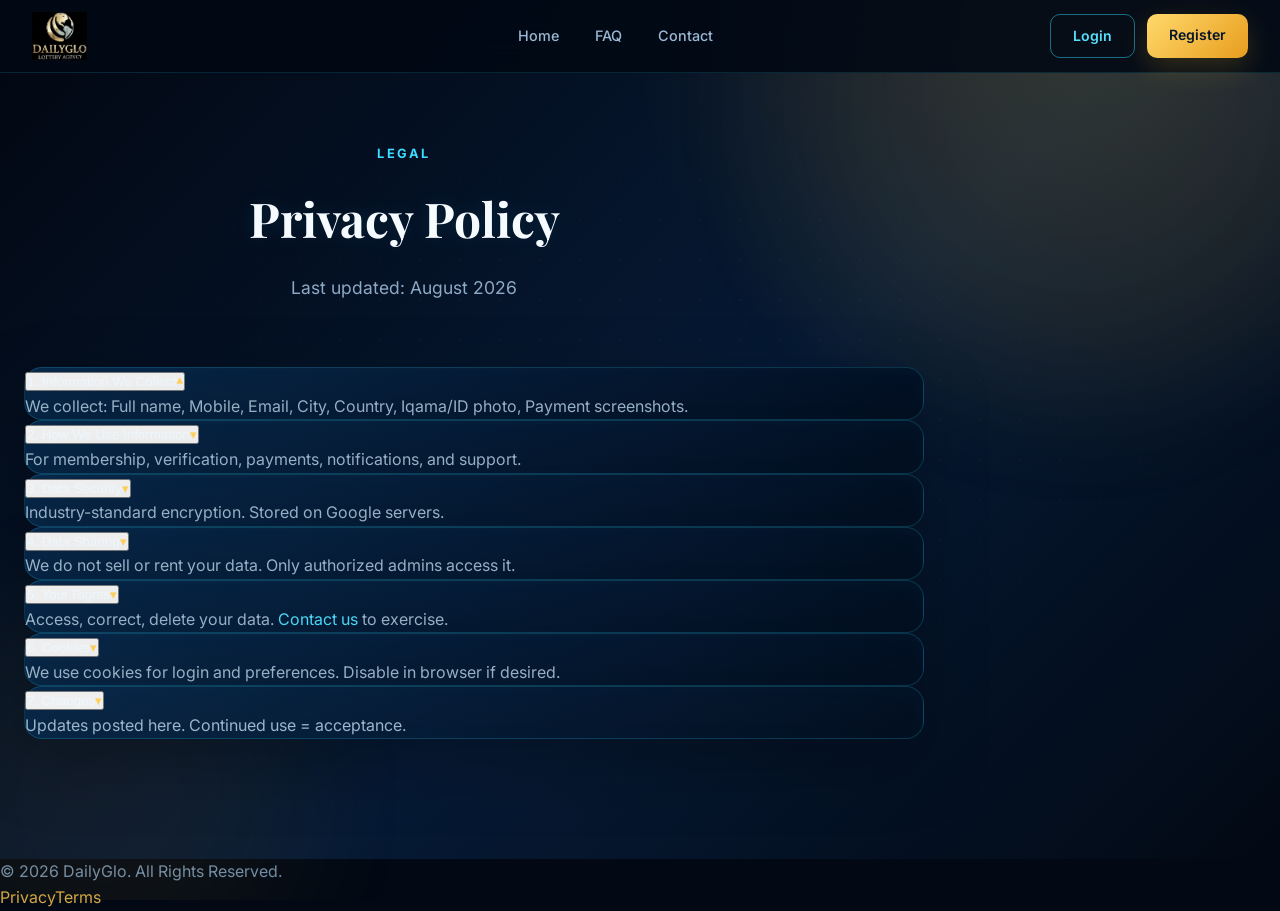
<file: pages/privacy.html>
<!DOCTYPE html>
<html lang="en">
<head>
<meta charset="UTF-8">
<meta name="viewport" content="width=device-width, initial-scale=1.0">
<title>Privacy - DailyGlo</title>
<link rel="stylesheet" href="../css/style.css">
</head>
<body>
<div class="animated-bg"><div class="orb orb-1"></div><div class="orb orb-2"></div><div class="dot-grid"></div></div>
<nav class="site-navbar" id="navbar"><div class="nav-inner"><a href="../index.html" class="nav-logo"><img src="../images/dailyglo_logo.png" alt="DailyGlo Lottery Agency" class="inner-logo-image"></a><div class="nav-links"><a href="../index.html">Home</a><a href="faq.html">FAQ</a><a href="contact.html">Contact</a></div><div class="nav-auth"><a href="login.html" class="btn-nav btn-nav-outline">Login</a><a href="register.html" class="btn-nav btn-nav-solid">Register</a></div><button class="mobile-menu-btn" onclick="toggleMobileMenu()">&#9776;</button></div></nav>
<div class="mobile-menu" id="mobileMenu"><a href="../index.html">Home</a><a href="faq.html">FAQ</a><a href="contact.html">Contact</a><div class="mobile-auth"><a href="login.html" class="btn btn-outline btn-sm">Login</a><a href="register.html" class="btn btn-gold btn-sm">Register</a></div></div>
<section class="section" style="padding-top:140px;"><div class="section-header animate-in"><span class="section-label">Legal</span><h2 class="section-title">Privacy Policy</h2><p class="section-subtitle">Last updated: August 2026</p></div>
<div class="faq-list" style="max-width:900px;">
<div class="faq-item open animate-in"><button class="faq-question">1. Information We Collect<span class="icon">&#9662;</span></button><div class="faq-answer" style="max-height:500px;"><div class="faq-answer-inner"><p>We collect: Full name, Mobile, Email, City, Country, Iqama/ID photo, Payment screenshots.</p></div></div></div>
<div class="faq-item animate-in"><button class="faq-question">2. How We Use Information<span class="icon">&#9662;</span></button><div class="faq-answer"><div class="faq-answer-inner"><p>For membership, verification, payments, notifications, and support.</p></div></div></div>
<div class="faq-item animate-in"><button class="faq-question">3. Data Security<span class="icon">&#9662;</span></button><div class="faq-answer"><div class="faq-answer-inner"><p>Industry-standard encryption. Stored on Google servers.</p></div></div></div>
<div class="faq-item animate-in"><button class="faq-question">4. Data Sharing<span class="icon">&#9662;</span></button><div class="faq-answer"><div class="faq-answer-inner"><p>We do not sell or rent your data. Only authorized admins access it.</p></div></div></div>
<div class="faq-item animate-in"><button class="faq-question">5. Your Rights<span class="icon">&#9662;</span></button><div class="faq-answer"><div class="faq-answer-inner"><p>Access, correct, delete your data. <a href="contact.html">Contact us</a> to exercise.</p></div></div></div>
<div class="faq-item animate-in"><button class="faq-question">6. Cookies<span class="icon">&#9662;</span></button><div class="faq-answer"><div class="faq-answer-inner"><p>We use cookies for login and preferences. Disable in browser if desired.</p></div></div></div>
<div class="faq-item animate-in"><button class="faq-question">7. Changes<span class="icon">&#9662;</span></button><div class="faq-answer"><div class="faq-answer-inner"><p>Updates posted here. Continued use = acceptance.</p></div></div></div>
</div></section>
<footer class="site-footer"><div class="footer-inner"><div class="footer-bottom" style="border:none;padding:0;"><p>&copy; 2026 DailyGlo. All Rights Reserved.</p><div class="footer-legal"><a href="privacy.html">Privacy</a><a href="terms.html">Terms</a></div></div></div></footer>
<script src="../js/app.js"></script>
</body>
</html>
</file>
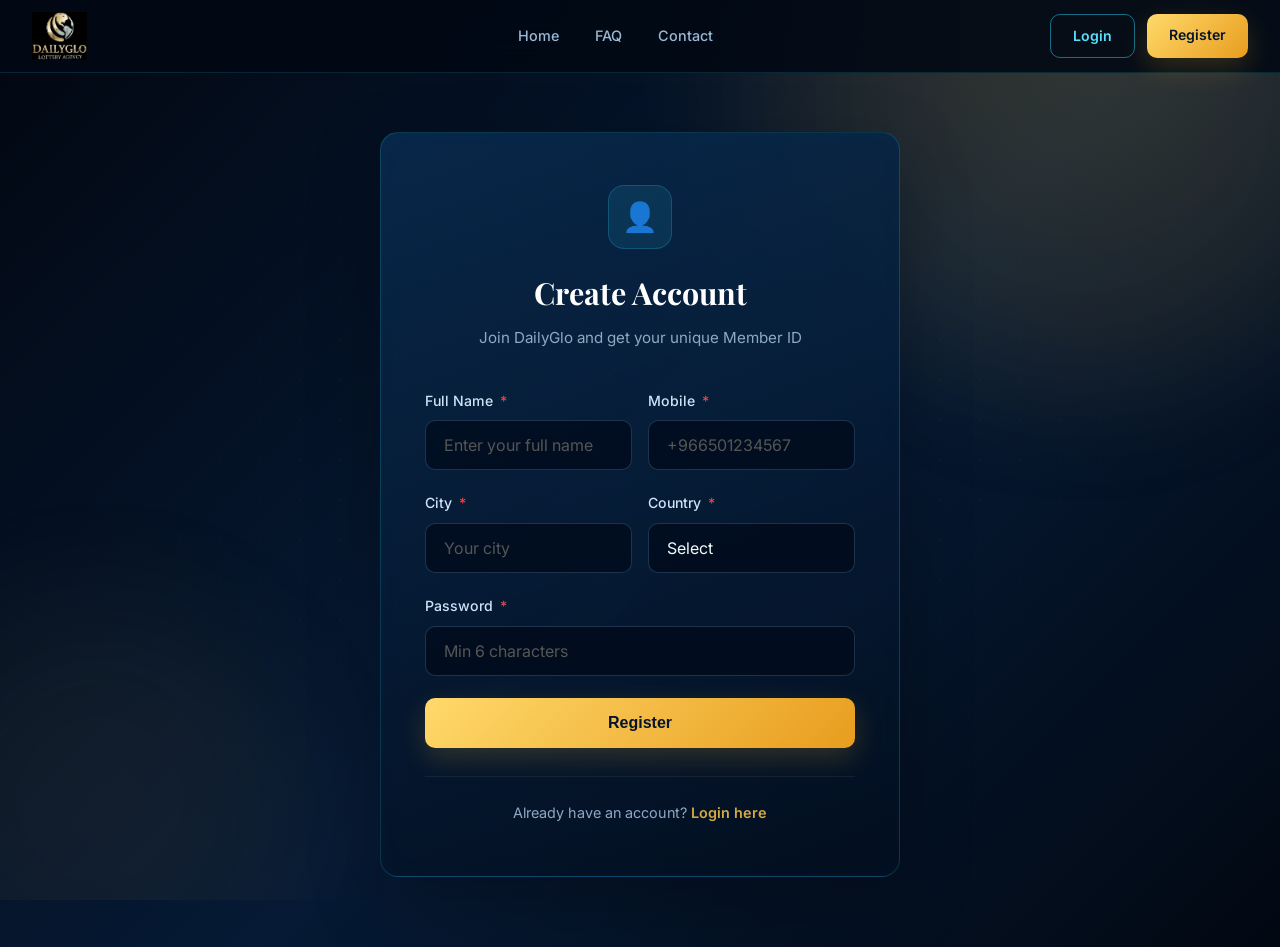
<file: pages/register.html>
<!DOCTYPE html>
<html lang="en">
<head>
<meta charset="UTF-8">
<meta name="viewport" content="width=device-width, initial-scale=1.0">
<title>Register - DailyGlo</title>
<link rel="stylesheet" href="../css/style.css">
</head>
<body>

<div class="animated-bg">
  <div class="orb orb-1"></div>
  <div class="orb orb-2"></div>
  <div class="dot-grid"></div>
</div>

<nav class="site-navbar" id="navbar">
  <div class="nav-inner">
    <a href="../index.html" class="nav-logo">
      <img src="../images/dailyglo_logo.png" alt="DailyGlo Lottery Agency" class="inner-logo-image">
    </a>
    <div class="nav-links">
      <a href="../index.html">Home</a>
      <a href="faq.html">FAQ</a>
      <a href="contact.html">Contact</a>
    </div>
    <div class="nav-auth">
      <a href="login.html" class="btn-nav btn-nav-outline">Login</a>
      <a href="register.html" class="btn-nav btn-nav-solid">Register</a>
    </div>
    <button class="mobile-menu-btn" onclick="toggleMobileMenu()">&#9776;</button>
  </div>
</nav>

<div class="mobile-menu" id="mobileMenu">
  <a href="../index.html">Home</a>
  <a href="faq.html">FAQ</a>
  <a href="contact.html">Contact</a>
  <div class="mobile-auth">
    <a href="login.html" class="btn btn-outline btn-sm">Login</a>
    <a href="register.html" class="btn btn-gold btn-sm">Register</a>
  </div>
</div>

<div class="form-page">
  <div class="form-card">
    <div class="form-header">
      <div class="form-icon">&#128100;</div>
      <h2>Create Account</h2>
      <p>Join DailyGlo and get your unique Member ID</p>
    </div>

    <form id="regForm">
      <div class="form-row">
        <div class="form-group">
          <label>Full Name <span class="required">*</span></label>
          <input type="text" id="fullName" class="form-control" placeholder="Enter your full name" required>
        </div>
        <div class="form-group">
          <label>Mobile <span class="required">*</span></label>
          <input type="tel" id="mobile" class="form-control" placeholder="+966501234567" required>
        </div>
      </div>

      <div class="form-row">
        <div class="form-group">
          <label>City <span class="required">*</span></label>
          <input type="text" id="city" class="form-control" placeholder="Your city" required>
        </div>
        <div class="form-group">
          <label>Country <span class="required">*</span></label>
          <select id="country" class="form-control" required>
            <option value="">Select</option>
            <option>Saudi Arabia</option>
            <option>Bangladesh</option>
            <option>India</option>
            <option>Pakistan</option>
            <option>UAE</option>
            <option>Qatar</option>
            <option>Kuwait</option>
            <option>Bahrain</option>
            <option>Oman</option>
            <option>Other</option>
          </select>
        </div>
      </div>

      <div class="form-group">
        <label>Password <span class="required">*</span></label>
        <input type="password" id="password" class="form-control" placeholder="Min 6 characters" minlength="6" required>
      </div>

      <button type="submit" id="submitBtn" class="btn btn-gold btn-block">Register</button>
      <div id="statusMsg" class="status-msg"></div>
    </form>

    <div class="form-footer">
      Already have an account? <a href="login.html">Login here</a>
    </div>
  </div>
</div>

<script src="../js/app.js"></script>
</body>
</html>
</file>
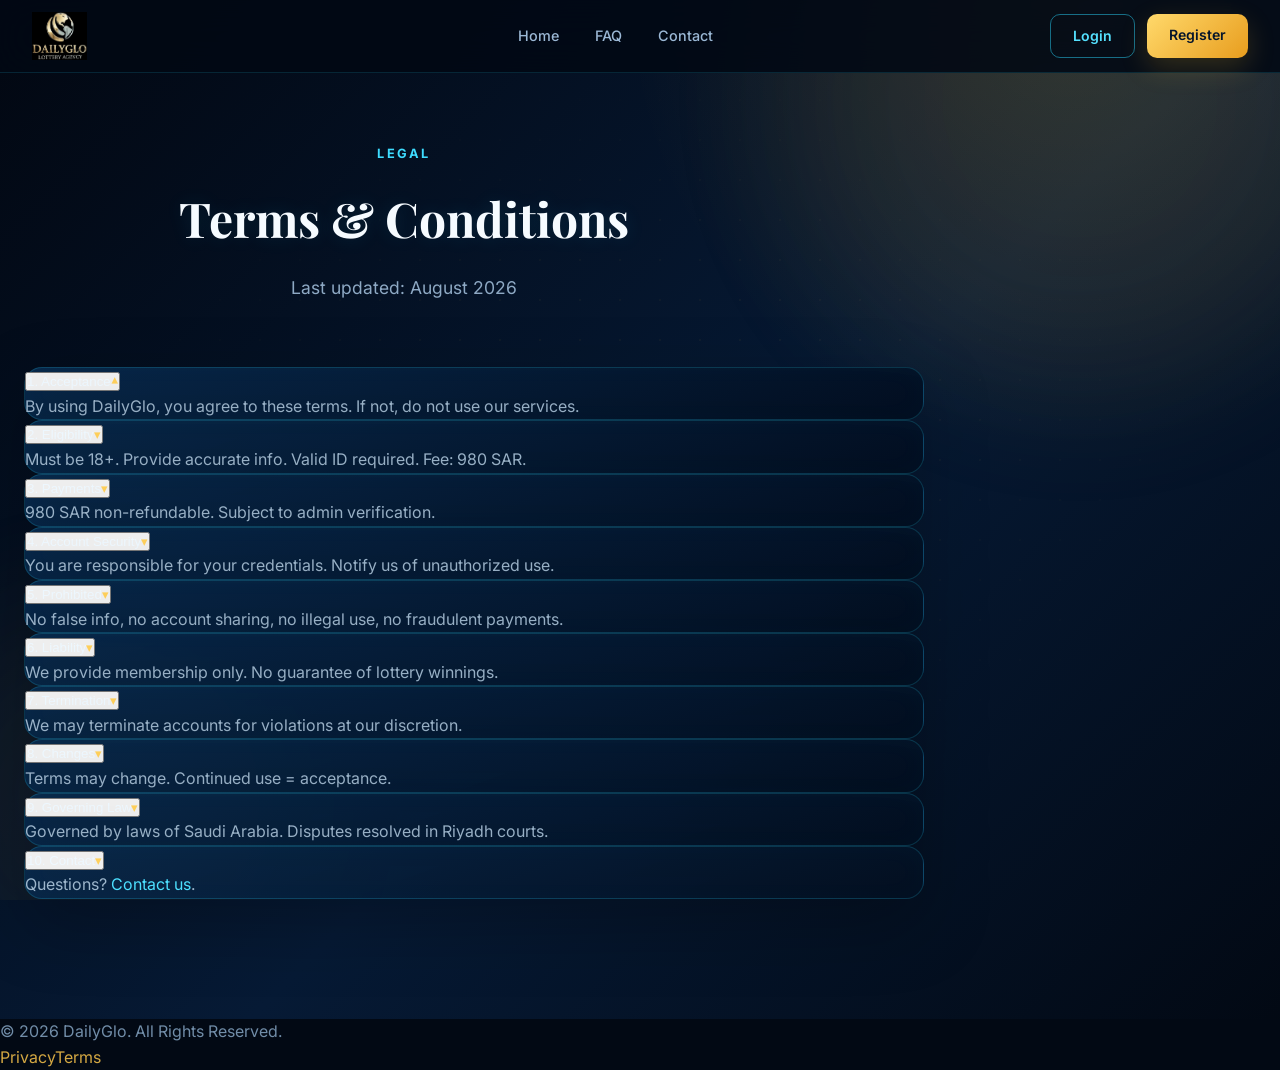
<file: pages/terms.html>
<!DOCTYPE html>
<html lang="en">
<head>
<meta charset="UTF-8">
<meta name="viewport" content="width=device-width, initial-scale=1.0">
<title>Terms - DailyGlo</title>
<link rel="stylesheet" href="../css/style.css">
</head>
<body>
<div class="animated-bg"><div class="orb orb-1"></div><div class="orb orb-2"></div><div class="dot-grid"></div></div>
<nav class="site-navbar" id="navbar"><div class="nav-inner"><a href="../index.html" class="nav-logo"><img src="../images/dailyglo_logo.png" alt="DailyGlo Lottery Agency" class="inner-logo-image"></a><div class="nav-links"><a href="../index.html">Home</a><a href="faq.html">FAQ</a><a href="contact.html">Contact</a></div><div class="nav-auth"><a href="login.html" class="btn-nav btn-nav-outline">Login</a><a href="register.html" class="btn-nav btn-nav-solid">Register</a></div><button class="mobile-menu-btn" onclick="toggleMobileMenu()">&#9776;</button></div></nav>
<div class="mobile-menu" id="mobileMenu"><a href="../index.html">Home</a><a href="faq.html">FAQ</a><a href="contact.html">Contact</a><div class="mobile-auth"><a href="login.html" class="btn btn-outline btn-sm">Login</a><a href="register.html" class="btn btn-gold btn-sm">Register</a></div></div>
<section class="section" style="padding-top:140px;"><div class="section-header animate-in"><span class="section-label">Legal</span><h2 class="section-title">Terms & Conditions</h2><p class="section-subtitle">Last updated: August 2026</p></div>
<div class="faq-list" style="max-width:900px;">
<div class="faq-item open animate-in"><button class="faq-question">1. Acceptance<span class="icon">&#9662;</span></button><div class="faq-answer" style="max-height:500px;"><div class="faq-answer-inner"><p>By using DailyGlo, you agree to these terms. If not, do not use our services.</p></div></div></div>
<div class="faq-item animate-in"><button class="faq-question">2. Eligibility<span class="icon">&#9662;</span></button><div class="faq-answer"><div class="faq-answer-inner"><p>Must be 18+. Provide accurate info. Valid ID required. Fee: 980 SAR.</p></div></div></div>
<div class="faq-item animate-in"><button class="faq-question">3. Payments<span class="icon">&#9662;</span></button><div class="faq-answer"><div class="faq-answer-inner"><p>980 SAR non-refundable. Subject to admin verification.</p></div></div></div>
<div class="faq-item animate-in"><button class="faq-question">4. Account Security<span class="icon">&#9662;</span></button><div class="faq-answer"><div class="faq-answer-inner"><p>You are responsible for your credentials. Notify us of unauthorized use.</p></div></div></div>
<div class="faq-item animate-in"><button class="faq-question">5. Prohibited<span class="icon">&#9662;</span></button><div class="faq-answer"><div class="faq-answer-inner"><p>No false info, no account sharing, no illegal use, no fraudulent payments.</p></div></div></div>
<div class="faq-item animate-in"><button class="faq-question">6. Liability<span class="icon">&#9662;</span></button><div class="faq-answer"><div class="faq-answer-inner"><p>We provide membership only. No guarantee of lottery winnings.</p></div></div></div>
<div class="faq-item animate-in"><button class="faq-question">7. Termination<span class="icon">&#9662;</span></button><div class="faq-answer"><div class="faq-answer-inner"><p>We may terminate accounts for violations at our discretion.</p></div></div></div>
<div class="faq-item animate-in"><button class="faq-question">8. Changes<span class="icon">&#9662;</span></button><div class="faq-answer"><div class="faq-answer-inner"><p>Terms may change. Continued use = acceptance.</p></div></div></div>
<div class="faq-item animate-in"><button class="faq-question">9. Governing Law<span class="icon">&#9662;</span></button><div class="faq-answer"><div class="faq-answer-inner"><p>Governed by laws of Saudi Arabia. Disputes resolved in Riyadh courts.</p></div></div></div>
<div class="faq-item animate-in"><button class="faq-question">10. Contact<span class="icon">&#9662;</span></button><div class="faq-answer"><div class="faq-answer-inner"><p>Questions? <a href="contact.html">Contact us</a>.</p></div></div></div>
</div></section>
<footer class="site-footer"><div class="footer-inner"><div class="footer-bottom" style="border:none;padding:0;"><p>&copy; 2026 DailyGlo. All Rights Reserved.</p><div class="footer-legal"><a href="privacy.html">Privacy</a><a href="terms.html">Terms</a></div></div></div></footer>
<script src="../js/app.js"></script>
</body>
</html>
</file>
<file: css/home.css>
* { margin: 0; padding: 0; box-sizing: border-box; }
body {
    font-family: 'Inter', sans-serif;
    background: #01030a;
    color: #ffffff;
    overflow-x: hidden;
}

/* ===== HEADER ===== */
header {
    display: flex;
    justify-content: space-between;
    align-items: center;
    padding: 12px 50px;
    background: linear-gradient(180deg, rgba(1,3,10,0.98) 0%, rgba(1,3,10,0.85) 100%);
    position: fixed;
    top: 0; left: 0; right: 0;
    z-index: 1000;
    backdrop-filter: blur(10px);
}
.logo { display: flex; align-items: center; }
.logo-img {
    height: 85px;
    width: auto;
    display: block;
    filter: drop-shadow(0 0 8px rgba(201,168,76,0.25));
}
nav { display: flex; gap: 35px; align-items: center; }
nav a {
    color: #8899aa;
    text-decoration: none;
    font-size: 13px; font-weight: 500;
    transition: all 0.3s;
    position: relative;
    padding-bottom: 4px;
}
nav a:hover, nav a.active { color: #38bdf8; }
nav a.active::after {
    content: '';
    position: absolute;
    bottom: 0; left: 0; right: 0;
    height: 2px;
    background: #38bdf8;
    border-radius: 1px;
}
.auth-buttons { display: flex; gap: 10px; }
.btn {
    padding: 9px 22px;
    border-radius: 8px;
    font-size: 12px; font-weight: 600;
    cursor: pointer; transition: all 0.3s;
    border: none;
    display: flex; align-items: center; gap: 6px;
    font-family: 'Inter', sans-serif;
}
.btn-login {
    background: transparent;
    border: 1px solid #334155;
    color: #e2e8f0;
}
.btn-login:hover { border-color: #38bdf8; color: #38bdf8; }
.btn-register {
    background: linear-gradient(135deg, #0ea5e9, #0284c7);
    color: #fff;
    box-shadow: 0 4px 15px rgba(14,165,233,0.3);
}
.btn-register:hover {
    transform: translateY(-1px);
    box-shadow: 0 6px 25px rgba(14,165,233,0.5);
}

/* ===== HERO SECTION ===== */
.hero {
    position: relative;
    min-height: 100vh;
    display: flex;
    flex-direction: column;
    align-items: center;
    justify-content: flex-start;
    padding-top: 90px;
    overflow: hidden;
    background: #01030a;
}
.hero-bg {
    position: absolute;
    top: 0; left: 0; right: 0; bottom: 0;
    background:
        radial-gradient(ellipse at 20% 80%, rgba(14,165,233,0.08) 0%, transparent 50%),
        radial-gradient(ellipse at 80% 20%, rgba(14,165,233,0.05) 0%, transparent 50%),
        linear-gradient(180deg, rgba(1,3,10,0.1) 0%, rgba(1,3,10,0.95) 70%, rgba(1,3,10,1) 100%);
}
/* Stars */
.stars {
    position: absolute;
    top: 0; left: 0; right: 0; bottom: 0;
    background-image:
        radial-gradient(2px 2px at 80px 60px, rgba(255,255,255,0.8), transparent),
        radial-gradient(1.5px 1.5px at 200px 120px, rgba(255,255,255,0.6), transparent),
        radial-gradient(1px 1px at 350px 80px, rgba(255,255,255,0.5), transparent),
        radial-gradient(2px 2px at 500px 150px, rgba(255,255,255,0.7), transparent),
        radial-gradient(1.5px 1.5px at 650px 50px, rgba(255,255,255,0.5), transparent),
        radial-gradient(1px 1px at 800px 100px, rgba(255,255,255,0.6), transparent),
        radial-gradient(2px 2px at 950px 70px, rgba(255,255,255,0.8), transparent),
        radial-gradient(1.5px 1.5px at 1100px 130px, rgba(255,255,255,0.5), transparent),
        radial-gradient(1px 1px at 150px 250px, rgba(255,255,255,0.4), transparent),
        radial-gradient(2px 2px at 300px 300px, rgba(255,255,255,0.6), transparent),
        radial-gradient(1.5px 1.5px at 450px 220px, rgba(255,255,255,0.5), transparent),
        radial-gradient(1px 1px at 600px 280px, rgba(255,255,255,0.4), transparent),
        radial-gradient(2px 2px at 750px 200px, rgba(255,255,255,0.7), transparent),
        radial-gradient(1.5px 1.5px at 900px 260px, rgba(255,255,255,0.5), transparent),
        radial-gradient(1px 1px at 1050px 240px, rgba(255,255,255,0.6), transparent),
        radial-gradient(2px 2px at 50px 400px, rgba(255,255,255,0.5), transparent),
        radial-gradient(1.5px 1.5px at 250px 450px, rgba(255,255,255,0.4), transparent),
        radial-gradient(1px 1px at 400px 380px, rgba(255,255,255,0.6), transparent),
        radial-gradient(2px 2px at 550px 420px, rgba(255,255,255,0.5), transparent),
        radial-gradient(1.5px 1.5px at 700px 360px, rgba(255,255,255,0.7), transparent),
        radial-gradient(1px 1px at 850px 400px, rgba(255,255,255,0.4), transparent),
        radial-gradient(2px 2px at 1000px 440px, rgba(255,255,255,0.6), transparent);
    background-repeat: repeat;
    background-size: 1200px 500px;
}
/* City Skyline - Left side tall buildings */
.city-left {
    position: absolute;
    bottom: 0; left: 0;
    width: 200px; height: 350px;
    background: linear-gradient(180deg, rgba(2,8,20,0.3) 0%, rgba(1,3,10,1) 100%);
}
.city-left::before {
    content: '';
    position: absolute;
    bottom: 0; left: 0;
    width: 100%; height: 100%;
    background:
        linear-gradient(180deg, rgba(14,165,233,0.3) 0%, rgba(14,165,233,0.1) 100%) 20px 0 / 60px 300px no-repeat,
        repeating-linear-gradient(0deg, transparent, transparent 4px, rgba(56,189,248,0.15) 4px, rgba(56,189,248,0.15) 5px) 25px 50px / 50px 200px no-repeat,
        linear-gradient(180deg, rgba(2,8,20,0.8) 0%, rgba(1,3,10,1) 100%) 90px 80px / 40px 220px no-repeat,
        linear-gradient(180deg, rgba(2,8,20,0.6) 0%, rgba(1,3,10,1) 100%) 140px 120px / 50px 180px no-repeat;
    clip-path: polygon(20px 0, 80px 0, 80px 300px, 90px 300px, 90px 80px, 130px 80px, 130px 300px, 140px 300px, 140px 120px, 190px 120px, 190px 350px, 0 350px, 0 300px, 20px 300px);
}
/* City Skyline - Right side */
.city-right {
    position: absolute;
    bottom: 0; right: 0;
    width: 300px; height: 300px;
    background: linear-gradient(180deg, rgba(2,8,20,0.2) 0%, rgba(1,3,10,1) 100%);
}
.city-right::before {
    content: '';
    position: absolute;
    bottom: 0; right: 0;
    width: 100%; height: 100%;
    background:
        linear-gradient(180deg, rgba(2,8,20,0.7) 0%, rgba(1,3,10,1) 100%) 0 100px / 60px 200px no-repeat,
        linear-gradient(180deg, rgba(2,8,20,0.5) 0%, rgba(1,3,10,1) 100%) 70px 150px / 50px 150px no-repeat,
        linear-gradient(180deg, rgba(2,8,20,0.6) 0%, rgba(1,3,10,1) 100%) 130px 80px / 40px 220px no-repeat,
        linear-gradient(180deg, rgba(2,8,20,0.4) 0%, rgba(1,3,10,1) 100%) 180px 180px / 55px 120px no-repeat,
        linear-gradient(180deg, rgba(2,8,20,0.7) 0%, rgba(1,3,10,1) 100%) 240px 60px / 60px 240px no-repeat;
}
/* Highway lights on left */
.highway-lights {
    position: absolute;
    bottom: 0; left: 0;
    width: 250px; height: 150px;
    background:
        repeating-linear-gradient(35deg, transparent, transparent 15px, rgba(255,200,100,0.3) 15px, rgba(255,200,100,0.3) 16px),
        repeating-linear-gradient(35deg, transparent, transparent 20px, rgba(255,255,255,0.1) 20px, rgba(255,255,255,0.1) 21px);
    opacity: 0.6;
}
/* Fireworks on right */
.fireworks {
    position: absolute;
    top: 80px; right: 80px;
    width: 150px; height: 150px;
}
.firework {
    position: absolute;
    width: 4px; height: 4px;
    border-radius: 50%;
    background: #38bdf8;
    box-shadow: 0 0 10px #38bdf8, 0 0 20px #38bdf8;
}
.firework:nth-child(1) { top: 20px; left: 50px; }
.firework:nth-child(2) { top: 30px; left: 80px; background: #60a5fa; box-shadow: 0 0 10px #60a5fa, 0 0 20px #60a5fa; }
.firework:nth-child(3) { top: 50px; left: 30px; background: #22d3ee; box-shadow: 0 0 10px #22d3ee, 0 0 20px #22d3ee; }
.firework:nth-child(4) { top: 40px; left: 100px; background: #818cf8; box-shadow: 0 0 10px #818cf8, 0 0 20px #818cf8; }
.firework:nth-child(5) { top: 70px; left: 60px; background: #38bdf8; box-shadow: 0 0 15px #38bdf8, 0 0 30px #38bdf8; }
.firework-ray {
    position: absolute;
    width: 2px;
    background: linear-gradient(180deg, rgba(56,189,248,0.8), transparent);
    transform-origin: bottom center;
}
.firework-ray:nth-child(6) { top: 0; left: 52px; height: 80px; transform: rotate(-15deg); }
.firework-ray:nth-child(7) { top: 0; left: 52px; height: 80px; transform: rotate(15deg); }
.firework-ray:nth-child(8) { top: 10px; left: 82px; height: 60px; transform: rotate(-10deg); }
.firework-ray:nth-child(9) { top: 10px; left: 82px; height: 60px; transform: rotate(10deg); }

.hero-content {
    position: relative;
    z-index: 10;
    text-align: center;
    width: 100%;
    max-width: 900px;
    padding: 0 20px;
    margin-top: 20px;
}
.next-draw-badge {
    display: inline-flex;
    align-items: center;
    gap: 8px;
    background: linear-gradient(135deg, rgba(12,74,110,0.8), rgba(3,105,161,0.8));
    border: 1px solid rgba(14,165,233,0.5);
    padding: 8px 24px;
    border-radius: 25px;
    font-family: 'Orbitron', sans-serif;
    font-size: 13px; font-weight: 600;
    color: #38bdf8;
    margin-bottom: 18px;
    box-shadow: 0 0 25px rgba(14,165,233,0.2), inset 0 0 10px rgba(14,165,233,0.1);
    letter-spacing: 1px;
}
.draw-date {
    font-family: 'Orbitron', sans-serif;
    font-size: 48px;
    font-weight: 900;
    color: #ffffff;
    margin-bottom: 12px;
    text-shadow: 0 0 40px rgba(56,189,248,0.4), 0 0 80px rgba(56,189,248,0.2);
    letter-spacing: 2px;
}
.draw-date .highlight {
    color: #0ea5e9;
    text-shadow: 0 0 30px rgba(14,165,233,0.6);
}
.draw-time {
    display: inline-flex;
    align-items: center;
    gap: 10px;
    background: rgba(14,165,233,0.12);
    border: 1px solid rgba(14,165,233,0.25);
    padding: 10px 28px;
    border-radius: 25px;
    font-size: 15px;
    color: #38bdf8;
    margin-bottom: 35px;
    font-weight: 500;
}
.draw-time i { font-size: 14px; }

/* ===== COUNTDOWN ===== */
.countdown-container {
    background: rgba(2,6,18,0.85);
    border: 2px solid rgba(14,165,233,0.35);
    border-radius: 20px;
    padding: 35px 45px;
    margin-bottom: 35px;
    position: relative;
    box-shadow:
        0 0 50px rgba(14,165,233,0.15),
        inset 0 0 60px rgba(14,165,233,0.03);
}
.countdown-container::before {
    content: '';
    position: absolute;
    top: -2px; left: -2px; right: -2px; bottom: -2px;
    background: linear-gradient(45deg, rgba(14,165,233,0.6), transparent, rgba(14,165,233,0.6), transparent, rgba(14,165,233,0.6));
    border-radius: 22px;
    z-index: -1;
    opacity: 0.4;
}
.countdown {
    display: flex;
    justify-content: center;
    align-items: flex-start;
    gap: 15px;
    margin-bottom: 25px;
}
.countdown-item { text-align: center; }
.countdown-box {
    width: 110px; height: 110px;
    background: linear-gradient(180deg, #0a1628 0%, #0f1f3a 50%, #0a1628 100%);
    border: 1px solid rgba(56,189,248,0.25);
    border-radius: 12px;
    display: flex;
    align-items: center;
    justify-content: center;
    position: relative;
    overflow: hidden;
    box-shadow:
        0 0 20px rgba(56,189,248,0.1),
        inset 0 1px 0 rgba(56,189,248,0.1);
}
.countdown-box::before {
    content: '';
    position: absolute;
    top: 50%; left: 0; right: 0;
    height: 1px;
    background: rgba(56,189,248,0.15);
    z-index: 2;
}
.countdown-box::after {
    content: '';
    position: absolute;
    top: 0; left: 0; right: 0; bottom: 0;
    background: linear-gradient(180deg, rgba(56,189,248,0.06) 0%, transparent 40%, transparent 60%, rgba(56,189,248,0.06) 100%);
    z-index: 1;
}
.countdown-number {
    font-family: 'Orbitron', sans-serif;
    font-size: 52px;
    font-weight: 900;
    color: #38bdf8;
    text-shadow: 0 0 25px rgba(56,189,248,0.5), 0 0 50px rgba(56,189,248,0.2);
    z-index: 3;
    position: relative;
    letter-spacing: 2px;
}
.countdown-separator {
    font-family: 'Orbitron', sans-serif;
    font-size: 42px;
    font-weight: 900;
    color: #38bdf8;
    margin-top: 20px;
    text-shadow: 0 0 15px rgba(56,189,248,0.5);
}
.countdown-label {
    font-size: 11px;
    font-weight: 600;
    color: #94a3b8;
    text-transform: uppercase;
    letter-spacing: 3px;
    margin-top: 10px;
}
.countdown-dots {
    display: flex;
    justify-content: center;
    gap: 80px;
    margin-bottom: 15px;
    padding: 0 30px;
}
.dot-line {
    display: flex;
    align-items: center;
    gap: 60px;
}
.dot {
    width: 6px; height: 6px;
    background: #38bdf8;
    border-radius: 50%;
    box-shadow: 0 0 8px rgba(56,189,248,0.6);
}
.countdown-title {
    font-family: 'Orbitron', sans-serif;
    font-size: 13px;
    font-weight: 600;
    color: #38bdf8;
    letter-spacing: 10px;
    text-transform: uppercase;
    position: relative;
    display: inline-block;
}
.countdown-title::before,
.countdown-title::after {
    content: '';
    position: absolute;
    top: 50%;
    width: 120px;
    height: 1px;
}
.countdown-title::before {
    right: calc(100% + 25px);
    background: linear-gradient(90deg, transparent, rgba(14,165,233,0.6));
}
.countdown-title::after {
    left: calc(100% + 25px);
    background: linear-gradient(90deg, rgba(14,165,233,0.6), transparent);
}

/* ===== LAST DRAW RESULT ===== */
.last-draw-result {
    margin: 0 auto 28px;
    max-width: 620px;
    padding: 22px 24px 20px;
    border: 1px solid rgba(245,201,79,.45);
    border-radius: 16px;
    background: linear-gradient(145deg, rgba(40,31,8,.58), rgba(4,15,31,.9));
    box-shadow: 0 0 28px rgba(245,201,79,.12), inset 0 0 24px rgba(245,201,79,.04);
}
.last-draw-result::after { content: ''; display: block; height: 2px; margin: 18px auto 0; max-width: 220px; background: linear-gradient(90deg, transparent, #f5c94f, transparent); opacity: .65; }
.result-kicker { color: #f5c94f; font: 700 11px 'Orbitron', sans-serif; letter-spacing: 2px; }
.result-kicker i { margin-right: 6px; }
.last-draw-result h2 { margin: 8px 0 3px; color: #fff; font: 700 20px 'Orbitron', sans-serif; }
.result-date, .result-note { color: #94a3b8; font-size: 12px; margin: 0; }
.result-prize-row { display: flex; justify-content: center; gap: 14px; margin: 17px 0 12px; }
.result-prize-card { min-width: 210px; padding: 13px 18px; border: 1px solid rgba(56,189,248,.35); border-radius: 11px; background: rgba(2,11,29,.75); }
.result-prize-card-small { min-width: 130px; border-color: rgba(245,201,79,.4); }
.result-prize-card span { display: block; color: #38bdf8; font: 600 10px 'Orbitron', sans-serif; letter-spacing: 1.5px; }
.result-prize-card-small span { color: #f5c94f; }
.result-prize-card strong { display: block; margin-top: 6px; color: #fff; font: 800 30px 'Orbitron', sans-serif; letter-spacing: 3px; text-shadow: 0 0 15px rgba(56,189,248,.45); }
.result-prize-card-small strong { color: #ffe28a; font-size: 26px; }

/* ===== FEATURES BAR ===== */
.features-bar {
    display: flex;
    justify-content: center;
    gap: 0;
    background: rgba(10,18,35,0.9);
    border: 1px solid rgba(56,189,248,0.15);
    border-radius: 16px;
    padding: 25px 35px;
    margin: 0 auto 50px;
    max-width: 1050px;
    position: relative;
    z-index: 10;
    backdrop-filter: blur(5px);
}
.feature-item {
    display: flex;
    align-items: center;
    gap: 12px;
    padding: 0 25px;
    border-right: 1px solid rgba(56,189,248,0.1);
}
.feature-item:last-child { border-right: none; }
.feature-icon {
    width: 45px; height: 45px;
    background: rgba(14,165,233,0.08);
    border: 1px solid rgba(14,165,233,0.25);
    border-radius: 10px;
    display: flex;
    align-items: center;
    justify-content: center;
    font-size: 20px;
    color: #38bdf8;
    flex-shrink: 0;
}
.feature-text h3 {
    font-size: 13px;
    font-weight: 700;
    color: #e2e8f0;
    margin-bottom: 3px;
    letter-spacing: 0.5px;
}
.feature-text p {
    font-size: 11px;
    color: #64748b;
    line-height: 1.4;
}

/* ===== INFO SECTION ===== */
.info-section {
    display: flex;
    gap: 25px;
    max-width: 1050px;
    margin: 0 auto 50px;
    padding: 0 20px;
    position: relative;
    z-index: 10;
}
.info-card {
    flex: 1;
    background: rgba(10,18,35,0.9);
    border: 1px solid rgba(56,189,248,0.15);
    border-radius: 16px;
    padding: 25px;
    backdrop-filter: blur(5px);
}
.info-card h2 {
    font-family: 'Orbitron', sans-serif;
    font-size: 14px;
    font-weight: 700;
    color: #38bdf8;
    text-align: center;
    margin-bottom: 20px;
    letter-spacing: 2px;
    position: relative;
}
.info-card h2::before,
.info-card h2::after {
    content: '';
    position: absolute;
    top: 50%;
    width: 50px;
    height: 1px;
}
.info-card h2::before {
    right: calc(50% + 90px);
    background: linear-gradient(90deg, transparent, rgba(14,165,233,0.5));
}
.info-card h2::after {
    left: calc(50% + 90px);
    background: linear-gradient(90deg, rgba(14,165,233,0.5), transparent);
}

/* Steps */
.steps { display: flex; gap: 12px; }
.step {
    flex: 1;
    text-align: center;
    position: relative;
}
.step:not(:last-child)::after {
    content: '';
    position: absolute;
    top: 25px;
    right: -8px;
    width: 16px;
    height: 2px;
    background: linear-gradient(90deg, rgba(14,165,233,0.6), transparent);
}
.step-number {
    width: 35px; height: 35px;
    background: linear-gradient(135deg, #c9a84c, #8b6914);
    border-radius: 50%;
    display: flex;
    align-items: center;
    justify-content: center;
    font-family: 'Orbitron', sans-serif;
    font-size: 14px;
    font-weight: 700;
    color: #fff;
    margin: 0 auto 10px;
    box-shadow: 0 0 12px rgba(201,168,76,0.3);
}
.step-icon {
    width: 55px; height: 55px;
    background: rgba(201,168,76,0.08);
    border: 1px solid rgba(201,168,76,0.25);
    border-radius: 10px;
    display: flex;
    align-items: center;
    justify-content: center;
    font-size: 22px;
    color: #c9a84c;
    margin: 0 auto 8px;
}
.step h4 {
    font-size: 11px;
    font-weight: 700;
    color: #e2e8f0;
    margin-bottom: 4px;
}
.step p {
    font-size: 9px;
    color: #64748b;
    line-height: 1.4;
    padding: 0 2px;
}
.play-btn {
    display: inline-flex;
    align-items: center;
    justify-content: center;
    gap: 8px;
    background: linear-gradient(135deg, #0ea5e9, #0284c7);
    color: #fff;
    padding: 12px 35px;
    border-radius: 10px;
    font-size: 13px;
    font-weight: 700;
    border: none;
    cursor: pointer;
    margin-top: 18px;
    width: 100%;
    box-shadow: 0 4px 20px rgba(14,165,233,0.3);
    transition: all 0.3s;
    font-family: 'Inter', sans-serif;
    letter-spacing: 0.5px;
}
.play-btn:hover {
    transform: translateY(-2px);
    box-shadow: 0 6px 30px rgba(14,165,233,0.5);
}

/* Winners */
.winners-header {
    display: flex;
    justify-content: space-between;
    align-items: center;
    margin-bottom: 15px;
}
.winners-header a {
    color: #38bdf8;
    font-size: 11px;
    text-decoration: none;
    font-weight: 500;
}
.winner-item {
    display: flex;
    align-items: center;
    gap: 12px;
    padding: 10px 0;
    border-bottom: 1px solid rgba(56,189,248,0.08);
    transition: transform .25s ease, background .25s ease;
}
.winner-item:hover { transform: translateX(4px); background: rgba(14,165,233,.06); border-radius: 8px; }
.winner-item:last-child { border-bottom: none; }
.winner-avatar {
    width: 38px; height: 38px;
    background: linear-gradient(135deg, #1e293b, #334155);
    border: 1px solid rgba(56,189,248,0.25);
    border-radius: 50%;
    display: flex;
    align-items: center;
    justify-content: center;
    font-family: 'Orbitron', sans-serif;
    font-size: 15px;
    font-weight: 700;
    color: #38bdf8;
    flex-shrink: 0;
}
.winner-info { flex: 1; }
.winner-info h4 {
    font-size: 13px;
    font-weight: 600;
    color: #e2e8f0;
}
.winner-info p {
    font-size: 10px;
    color: #475569;
    display: flex;
    align-items: center;
    gap: 4px;
    margin-top: 2px;
}
.winner-amount { text-align: right; }
.winner-amount span {
    font-size: 9px;
    color: #475569;
    text-transform: uppercase;
    letter-spacing: 0.5px;
}
.winner-amount h4 {
    font-family: 'Orbitron', sans-serif;
    font-size: 15px;
    font-weight: 700;
    color: #38bdf8;
    margin-top: 2px;
}

/* ===== STATS BAR ===== */
.stats-bar {
    display: flex;
    justify-content: center;
    gap: 0;
    background: rgba(10,18,35,0.9);
    border: 1px solid rgba(56,189,248,0.15);
    border-radius: 16px;
    padding: 25px 35px;
    margin: 0 auto 50px;
    max-width: 1050px;
    position: relative;
    z-index: 10;
    backdrop-filter: blur(5px);
}
.stat-item {
    display: flex;
    align-items: center;
    gap: 12px;
    padding: 0 30px;
    border-right: 1px solid rgba(56,189,248,0.1);
}
.stat-item:last-child { border-right: none; }
.stat-icon {
    width: 42px; height: 42px;
    background: rgba(14,165,233,0.08);
    border: 1px solid rgba(14,165,233,0.2);
    border-radius: 10px;
    display: flex;
    align-items: center;
    justify-content: center;
    font-size: 18px;
    color: #38bdf8;
    flex-shrink: 0;
}
.stat-text h3 {
    font-family: 'Orbitron', sans-serif;
    font-size: 18px;
    font-weight: 700;
    color: #38bdf8;
    margin-bottom: 2px;
}
.stat-text p {
    font-size: 10px;
    color: #64748b;
    text-transform: uppercase;
    letter-spacing: 1px;
}

/* ===== FOOTER ===== */
footer {
    background: rgba(1,3,10,0.98);
    border-top: 1px solid rgba(56,189,248,0.08);
    padding: 25px 50px;
    display: flex;
    justify-content: space-between;
    align-items: center;
    position: relative;
    z-index: 10;
}
.footer-left {
    display: flex;
    align-items: center;
    gap: 10px;
}
.footer-logo-img {
    height: 95px;
    width: auto;
}
.footer-center {
    font-size: 11px;
    color: #475569;
}
.footer-right {
    display: flex;
    align-items: center;
    gap: 12px;
}
.footer-right span {
    font-size: 11px;
    color: #475569;
    margin-right: 5px;
    letter-spacing: 0.5px;
}
.social-icon {
    width: 30px; height: 30px;
    background: rgba(56,189,248,0.08);
    border: 1px solid rgba(56,189,248,0.15);
    border-radius: 50%;
    display: flex;
    align-items: center;
    justify-content: center;
    font-size: 13px;
    color: #38bdf8;
    cursor: pointer;
    transition: all 0.3s;
}
.social-icon:hover {
    background: rgba(14,165,233,0.15);
    transform: translateY(-2px);
}

/* ===== MOBILE MENU ===== */
.mobile-menu-btn {
    display: none;
    background: none;
    border: none;
    color: #e2e8f0;
    font-size: 22px;
    cursor: pointer;
}
.mobile-menu {
    position: fixed;
    top: 69px;
    left: 0;
    right: 0;
    background: rgba(1,3,10,0.98);
    border-top: 1px solid rgba(56,189,248,0.15);
    padding: 18px 24px 24px;
    display: none;
    flex-direction: column;
    gap: 14px;
    z-index: 999;
}
.mobile-menu.open { display: flex; }
.mobile-menu a { color: #8899aa; text-decoration: none; font-size: 15px; font-weight: 500; padding: 4px 0; }
.mobile-menu .mobile-auth { display: flex; gap: 10px; margin-top: 6px; }

/* ===== ANIMATIONS ===== */
@keyframes glow {
    0%, 100% { box-shadow: 0 0 15px rgba(56,189,248,0.2); }
    50% { box-shadow: 0 0 30px rgba(56,189,248,0.4); }
}
.countdown-box { animation: glow 3s ease-in-out infinite; }

/* ===== RESPONSIVE ===== */
@media (max-width: 1024px) {
    .info-section { flex-direction: column; }
    .features-bar, .stats-bar { flex-wrap: wrap; gap: 15px; }
    .feature-item, .stat-item { border-right: none; flex: 1 1 40%; }
}
@media (max-width: 768px) {
    header { padding: 12px 20px; }
    .logo-img { height: 64px; }
    .footer-logo-img { height: 72px; }
    nav { display: none; }
    .mobile-menu-btn { display: block; }
    .draw-date { font-size: 28px; }
    .countdown { gap: 8px; }
    .countdown-box { width: 75px; height: 75px; }
    .countdown-number { font-size: 32px; }
    .countdown-separator { font-size: 28px; }
    .steps { flex-wrap: wrap; }
    .step { flex: 1 1 40%; }
    footer { flex-direction: column; gap: 15px; text-align: center; }
}
@media (max-width: 480px) {
    .countdown-box { width: 68px; height: 68px; }
    .countdown-number { font-size: 27px; }
    .countdown-separator { font-size: 24px; }
    .feature-item, .stat-item { flex: 1 1 100%; }
    .features-bar, .stats-bar { padding: 18px 20px; }
    .countdown-container { padding: 25px 20px; }
    .last-draw-result { padding: 18px 12px; }
    .result-prize-row { gap: 8px; }
    .result-prize-card { min-width: 0; flex: 1; padding: 12px 8px; }
    .result-prize-card strong { font-size: 22px; letter-spacing: 1px; }
    .result-prize-card-small strong { font-size: 21px; }
}
.hero-actions{display:flex;justify-content:center;align-items:center;gap:14px;flex-wrap:wrap}.assistant-home-link{display:inline-flex;align-items:center;gap:10px;padding:14px 24px;border-radius:8px;border:1px solid rgba(56,189,248,.55);color:#7dd3fc;text-decoration:none;font-size:12px;font-weight:700;letter-spacing:.04em;transition:all .3s}.assistant-home-link:hover{border-color:#7dd3fc;background:rgba(56,189,248,.1);transform:translateY(-1px)}
</file>
<file: css/style.css>
@import url('https://fonts.googleapis.com/css2?family=Inter:wght@300;400;500;600;700;800&family=Playfair+Display:wght@600;700;800&display=swap');
:root{--gold:#d4a843;--gold-light:#f0d78c;--dark:#0a0a0a;--dark-card:#161616;--dark-surface:#1e1e1e;--text:#f0f0f0;--text-secondary:#a0a0a0;--success:#22c55e;--danger:#ef4444;--warning:#f59e0b;--radius:16px;--transition:all .35s cubic-bezier(.4,0,.2,1)}
*{margin:0;padding:0;box-sizing:border-box}html{scroll-behavior:smooth}
body{font-family:'Inter',system-ui,sans-serif;background:var(--dark);color:var(--text);line-height:1.6;min-height:100vh;overflow-x:hidden;width:100%;max-width:100%}
html{width:100%;max-width:100%}
img,video{max-width:100%;height:auto}
a{color:var(--gold);text-decoration:none}
.animated-bg{position:fixed;inset:0;z-index:0;pointer-events:none;overflow:hidden}
.orb{position:absolute;border-radius:50%;filter:blur(80px);opacity:.15;animation:float 20s ease-in-out infinite}
.orb-1{width:600px;height:600px;background:var(--gold);top:-200px;right:-100px}
.orb-2{width:400px;height:400px;background:var(--gold);bottom:-100px;left:-100px;animation-delay:-7s}
.dot-grid{position:absolute;inset:0;background-image:radial-gradient(rgba(212,168,67,.12) 1.5px,transparent 1.5px);background-size:40px 40px;mask-image:radial-gradient(ellipse at center,black 20%,transparent 70%)}
@keyframes float{0%,100%{transform:translate(0,0)}33%{transform:translate(30px,-30px)}66%{transform:translate(-20px,20px)}}
.site-navbar{position:fixed;top:0;left:0;right:0;z-index:1000;background:rgba(10,10,10,.7);backdrop-filter:blur(20px);border-bottom:1px solid rgba(212,168,67,.08)}
.nav-inner{max-width:1280px;margin:0 auto;padding:0 32px;display:flex;align-items:center;justify-content:space-between;height:72px}
.nav-logo{font-family:'Playfair Display',serif;font-size:1.6rem;font-weight:700;color:var(--gold);display:flex;align-items:center;gap:10px}
.logo-icon{width:36px;height:36px;background:var(--gold);border-radius:10px;display:flex;align-items:center;justify-content:center;font-size:1.2rem;color:var(--dark)}
.inner-logo-image{display:block;width:148px;height:48px;object-fit:contain;object-position:left center}
@media(max-width:768px){.inner-logo-image{width:132px;height:42px}}
.nav-links{display:flex;gap:36px;align-items:center}
.nav-links a{color:var(--text-secondary);font-size:.9rem;font-weight:500;position:relative;padding:4px 0;transition:var(--transition)}
.nav-links a:hover,.nav-links a.active{color:var(--gold)}
.nav-links a::after{content:'';position:absolute;bottom:-2px;left:50%;width:0;height:2px;background:var(--gold);transition:var(--transition);transform:translateX(-50%);border-radius:2px}
.nav-links a:hover::after,.nav-links a.active::after{width:100%}
.nav-auth{display:flex;gap:12px}
.btn-nav{padding:10px 22px;border-radius:10px;font-size:.88rem;font-weight:600;transition:var(--transition);cursor:pointer;border:none}
.btn-nav-outline{background:transparent;color:var(--gold);border:1.5px solid rgba(212,168,67,.3)}
.btn-nav-solid{background:var(--gold);color:var(--dark)}
.btn-nav-solid:hover{background:var(--gold-light);transform:translateY(-1px);box-shadow:0 4px 16px rgba(212,168,67,.3)}
.mobile-menu-btn{display:none;background:none;border:none;color:var(--gold);font-size:1.6rem;cursor:pointer}
.hero{position:relative;min-height:100vh;display:flex;align-items:center;justify-content:center;text-align:center;padding:140px 24px 100px;overflow:hidden}
.hero-content{position:relative;z-index:2;max-width:900px}
.hero-badge{display:inline-flex;align-items:center;gap:10px;background:rgba(212,168,67,.08);border:1px solid rgba(212,168,67,.15);color:var(--gold);padding:10px 24px;border-radius:100px;font-size:.85rem;font-weight:600;margin-bottom:40px}
.pulse{width:8px;height:8px;background:var(--success);border-radius:50%;animation:pulse 2s infinite}
@keyframes pulse{0%,100%{opacity:1;transform:scale(1)}50%{opacity:.5;transform:scale(1.2)}}
.hero h1{font-family:'Playfair Display',serif;font-size:clamp(2.8rem,7vw,5.5rem);font-weight:800;line-height:1.05;margin-bottom:28px;color:var(--text)}
.hero h1 .accent{color:var(--gold);position:relative;display:inline-block}
.hero h1 .accent::after{content:'';position:absolute;bottom:6px;left:-4px;right:-4px;height:12px;background:rgba(212,168,67,.15);border-radius:4px;z-index:-1}
.hero p{font-size:1.2rem;color:var(--text-secondary);max-width:560px;margin:0 auto 44px;line-height:1.7}
.hero-buttons{display:flex;gap:16px;justify-content:center;flex-wrap:wrap}
.hero-stats{display:flex;justify-content:center;gap:48px;margin-top:80px}
.hero-stat{text-align:center}
.hero-stat .stat-num{font-family:'Playfair Display',serif;font-size:2.2rem;font-weight:700;color:var(--gold);display:block}
.hero-stat .stat-label{font-size:.85rem;color:#666;margin-top:4px}
.scroll-indicator{position:absolute;bottom:32px;left:50%;transform:translateX(-50%);display:flex;flex-direction:column;align-items:center;gap:8px;color:#666;font-size:.75rem;letter-spacing:1px;text-transform:uppercase;animation:bounce 2s infinite}
.mouse{width:24px;height:36px;border:2px solid #666;border-radius:12px;position:relative}
.mouse::after{content:'';position:absolute;top:6px;left:50%;transform:translateX(-50%);width:4px;height:8px;background:var(--gold);border-radius:2px;animation:scrollWheel 2s infinite}
@keyframes scrollWheel{0%,100%{top:6px;opacity:1}50%{top:16px;opacity:0}}
@keyframes bounce{0%,100%{transform:translateX(-50%) translateY(0)}50%{transform:translateX(-50%) translateY(8px)}}
.btn{display:inline-flex;align-items:center;justify-content:center;gap:10px;padding:16px 36px;border-radius:10px;font-size:1rem;font-weight:600;cursor:pointer;transition:var(--transition);border:none;outline:none;position:relative;overflow:hidden}
.btn-gold{background:var(--gold);color:var(--dark);box-shadow:0 8px 32px rgba(212,168,67,.15)}
.btn-gold:hover{background:var(--gold-light);transform:translateY(-2px);box-shadow:0 12px 40px rgba(212,168,67,.25)}
.btn-outline{background:transparent;color:var(--gold);border:2px solid rgba(212,168,67,.4)}
.btn-outline:hover{background:rgba(212,168,67,.08);border-color:var(--gold)}
.btn-dark{background:var(--dark-surface);color:var(--text);border:1px solid rgba(255,255,255,.06)}
.btn-block{width:100%}
.btn-sm{padding:10px 20px;font-size:.88rem}
.section{position:relative;z-index:1;padding:120px 24px;max-width:1280px;margin:0 auto;width:100%;box-sizing:border-box}
.section-header{text-align:center;margin-bottom:64px}
.section-label{display:inline-block;color:var(--gold);font-size:.8rem;font-weight:700;letter-spacing:3px;text-transform:uppercase;margin-bottom:16px}
.section-title{font-family:'Playfair Display',serif;font-size:clamp(2rem,4.5vw,3rem);font-weight:700;margin-bottom:16px;color:var(--text)}
.section-subtitle{color:var(--text-secondary);font-size:1.1rem;max-width:560px;margin:0 auto;line-height:1.7}
.card-grid{display:grid;grid-template-columns:repeat(auto-fit,minmax(280px,1fr));gap:24px}
.info-card{background:rgba(22,22,22,.8);backdrop-filter:blur(10px);border:1px solid rgba(212,168,67,.08);border-radius:var(--radius);padding:40px 32px;text-align:center;transition:var(--transition);position:relative;overflow:hidden}
.info-card::before{content:'';position:absolute;top:0;left:0;right:0;height:3px;background:var(--gold);transform:scaleX(0);transition:var(--transition)}
.info-card:hover{transform:translateY(-6px);border-color:rgba(212,168,67,.2);box-shadow:0 8px 32px rgba(212,168,67,.15)}
.info-card:hover::before{transform:scaleX(1)}
.info-card .icon{width:72px;height:72px;margin:0 auto 24px;background:rgba(212,168,67,.08);border:1px solid rgba(212,168,67,.15);border-radius:var(--radius);display:flex;align-items:center;justify-content:center;font-size:2rem;transition:var(--transition)}
.info-card:hover .icon{background:rgba(212,168,67,.15);transform:scale(1.05)}
.info-card h3{font-size:1.25rem;font-weight:600;margin-bottom:12px}
.info-card p{color:var(--text-secondary);font-size:.95rem;line-height:1.7}
.steps-grid{display:grid;grid-template-columns:repeat(auto-fit,minmax(240px,1fr));gap:32px;position:relative}
.steps-grid::before{content:'';position:absolute;top:40px;left:10%;right:10%;height:2px;background:rgba(212,168,67,.1);z-index:0}
.step-item{text-align:center;position:relative;z-index:1}
.step-circle{width:80px;height:80px;margin:0 auto 24px;background:var(--dark-card);border:2px solid var(--gold);border-radius:50%;display:flex;align-items:center;justify-content:center;font-family:'Playfair Display',serif;font-size:1.6rem;font-weight:700;color:var(--gold);position:relative;transition:var(--transition)}
.step-item:hover .step-circle{background:var(--gold);color:var(--dark);transform:scale(1.08);box-shadow:0 0 30px rgba(212,168,67,.3)}
.step-item h4{font-size:1.15rem;font-weight:600;margin-bottom:10px}
.step-item p{color:var(--text-secondary);font-size:.92rem;line-height:1.6}
.cta-section{position:relative;padding:100px 24px;text-align:center;overflow:hidden}
.cta-section::before{content:'';position:absolute;inset:0;background:radial-gradient(circle at 30% 50%,rgba(212,168,67,.08) 0%,transparent 50%),radial-gradient(circle at 70% 50%,rgba(212,168,67,.05) 0%,transparent 50%)}
.cta-card{position:relative;z-index:1;max-width:700px;margin:0 auto;background:rgba(22,22,22,.9);backdrop-filter:blur(20px);border:1px solid rgba(212,168,67,.12);border-radius:24px;padding:60px 48px}
.cta-card h2{font-family:'Playfair Display',serif;font-size:2.2rem;margin-bottom:16px}
.cta-card p{color:var(--text-secondary);margin-bottom:32px;font-size:1.05rem}
.form-page{min-height:100vh;display:flex;align-items:center;justify-content:center;padding:120px 24px 80px;position:relative}
.form-card{background:rgba(22,22,22,.95);backdrop-filter:blur(20px);border:1px solid rgba(212,168,67,.1);border-radius:var(--radius);padding:52px 44px;width:100%;max-width:520px;box-shadow:0 8px 32px rgba(0,0,0,.5);position:relative;z-index:1}
.form-card.wide{max-width:720px}
.form-header{text-align:center;margin-bottom:40px}
.form-header .form-icon{width:64px;height:64px;background:rgba(212,168,67,.08);border:1px solid rgba(212,168,67,.15);border-radius:var(--radius);display:flex;align-items:center;justify-content:center;font-size:1.8rem;margin:0 auto 20px}
.form-header h2{font-family:'Playfair Display',serif;font-size:1.9rem;font-weight:700;margin-bottom:8px}
.form-header p{color:var(--text-secondary);font-size:.95rem}
.form-group{margin-bottom:22px}
.form-group label{display:block;margin-bottom:8px;font-size:.88rem;font-weight:500;color:var(--text)}
.form-group label .required{color:var(--danger);margin-left:3px}
.form-control{width:100%;padding:14px 18px;background:var(--dark-surface);border:1.5px solid rgba(255,255,255,.06);border-radius:10px;color:var(--text);font-size:1rem;transition:var(--transition);font-family:inherit}
.form-control:focus{outline:none;border-color:var(--gold);box-shadow:0 0 0 4px rgba(212,168,67,.08)}
.form-control::placeholder{color:#555}
select.form-control{cursor:pointer;appearance:none;background-image:url("data:image/svg+xml,%3Csvg xmlns='http://www.w3.org/2000/svg' width='14' height='14' fill='%23a0a0a0'%3E%3Cpath d='M7 10L2 5h10z'/%3E%3C/svg%3E");background-repeat:no-repeat;background-position:right 16px center;padding-right:44px}
.form-row{display:grid;grid-template-columns:1fr 1fr;gap:16px}
.form-hint{font-size:.8rem;color:#666;margin-top:6px}
.form-file{position:relative}
.form-file input[type="file"]{position:absolute;opacity:0;width:100%;height:100%;cursor:pointer;z-index:2}
.file-label{display:flex;flex-direction:column;align-items:center;gap:12px;padding:32px 24px;background:var(--dark-surface);border:2px dashed rgba(212,168,67,.2);border-radius:10px;cursor:pointer;transition:var(--transition);text-align:center}
.file-label:hover{border-color:var(--gold);background:rgba(212,168,67,.03)}
.file-label .file-icon{font-size:2.5rem;opacity:.7}
.file-label .file-text{font-size:.95rem;color:var(--text-secondary)}
.file-label .file-text strong{color:var(--gold);display:block;margin-bottom:4px}
.file-preview{margin-top:16px;max-width:220px;border-radius:10px;border:1px solid rgba(212,168,67,.2)}
.status-msg{margin-top:20px;padding:14px 18px;border-radius:10px;font-size:.92rem;font-weight:500;display:none;align-items:center;gap:10px}
.status-msg.show{display:flex}
.status-msg.success{background:rgba(34,197,94,.08);color:var(--success);border:1px solid rgba(34,197,94,.15)}
.status-msg.error{background:rgba(239,68,68,.08);color:var(--danger);border:1px solid rgba(239,68,68,.15)}
.status-msg.info{background:rgba(59,130,246,.08);color:var(--info);border:1px solid rgba(59,130,246,.15)}
.btn.is-loading{cursor:wait;opacity:.82;display:inline-flex;align-items:center;justify-content:center;gap:9px}
.btn:disabled{cursor:not-allowed}
.button-spinner{width:15px;height:15px;border:2px solid currentColor;border-right-color:transparent;border-radius:50%;display:inline-block;animation:dailyglo-spin .7s linear infinite}
@keyframes dailyglo-spin{to{transform:rotate(360deg)}}
@media (prefers-reduced-motion:reduce){.button-spinner{animation:none;border-right-color:currentColor;opacity:.7}}
.form-footer{text-align:center;margin-top:28px;padding-top:24px;border-top:1px solid rgba(255,255,255,.06);color:var(--text-secondary);font-size:.9rem}
.form-footer a{color:var(--gold);font-weight:600}
.payment-methods{display:grid;gap:12px;margin-bottom:28px}
.payment-method{display:flex;align-items:center;gap:16px;padding:18px 20px;background:var(--dark-surface);border:1.5px solid rgba(212,168,67,.15);border-radius:12px;cursor:pointer;transition:var(--transition)}

/* Frontend interaction states */
.mobile-menu{display:none}
.mobile-menu.show{display:block}
.animate-in{opacity:0;transform:translateY(18px);transition:opacity .55s ease,transform .55s ease}
.animate-in.visible{opacity:1;transform:translateY(0)}
.site-navbar.scrolled{background:rgba(10,10,10,.96);box-shadow:0 4px 24px rgba(0,0,0,.22)}
.faq-item.open .faq-question .icon{transform:rotate(180deg)}
.faq-question .icon{display:inline-block;transition:transform .25s ease}
@media (max-width:768px){
  .mobile-menu-btn{display:block}
  .nav-links,.nav-auth{display:none}
  .mobile-menu{position:absolute;top:100%;left:0;right:0;padding:18px 24px;background:rgba(16,16,16,.98);border-top:1px solid rgba(212,168,67,.12);box-shadow:0 12px 24px rgba(0,0,0,.25);z-index:20}
  .mobile-menu.show{display:flex;flex-direction:column;gap:14px}
  .mobile-menu a{color:var(--text-secondary);text-decoration:none;padding:4px 0}
  .mobile-menu a:hover{color:var(--gold)}
  .mobile-auth{display:flex;gap:10px;padding-top:8px}
}

/* Homepage visual concept additions */
.hero-trust-row{display:flex;justify-content:center;gap:24px;flex-wrap:wrap;margin:28px auto 0;color:var(--text-secondary);font-size:.78rem}
.hero-trust-row span{display:inline-flex;align-items:center;gap:6px;padding:8px 12px;border:1px solid rgba(212,168,67,.1);border-radius:999px;background:rgba(22,22,22,.55)}
.hero-trust-row strong{color:var(--gold)}
.draw-preview{display:grid;grid-template-columns:1.2fr auto auto;align-items:center;gap:24px;max-width:900px;margin:34px auto 0;padding:22px 24px;text-align:left;background:rgba(22,22,22,.72);border:1px solid rgba(212,168,67,.15);border-radius:18px;box-shadow:0 12px 32px rgba(0,0,0,.18)}
.draw-preview-copy .section-label{margin-bottom:6px;font-size:.68rem}
.draw-preview-copy h3{font-family:'Playfair Display',serif;font-size:1.25rem;margin-bottom:4px}
.draw-note{color:#777;font-size:.72rem;line-height:1.45;max-width:290px}
.countdown{display:flex;align-items:center;gap:8px;color:var(--gold);white-space:nowrap}
.countdown span{display:flex;flex-direction:column;align-items:center;min-width:44px}
.countdown strong{font-family:'Playfair Display',serif;font-size:1.65rem;line-height:1}
.countdown small{color:#777;font-size:.62rem;margin-top:6px;text-transform:uppercase;letter-spacing:.08em}
.countdown b{color:#735a25;font-size:1.3rem;margin-bottom:16px}
.jackpot-preview{min-width:150px;padding-left:24px;border-left:1px solid rgba(212,168,67,.12)}
.jackpot-preview small{display:block;color:#777;font-size:.72rem;margin-bottom:6px}
.jackpot-preview strong{color:var(--gold-light);font-size:.95rem}
.trust-strip{display:flex;justify-content:center;align-items:center;gap:24px;flex-wrap:wrap;padding:16px 22px;margin:0 auto 42px;border:1px solid rgba(212,168,67,.1);border-radius:14px;background:rgba(22,22,22,.5);color:var(--text-secondary);font-size:.82rem}
.trust-strip-label{color:var(--gold);font-weight:700;letter-spacing:.04em}
.member-proof{display:flex;align-items:center;justify-content:space-between;gap:24px;margin-top:44px;padding:28px 30px;border:1px solid rgba(212,168,67,.12);border-radius:18px;background:linear-gradient(110deg,rgba(212,168,67,.08),rgba(22,22,22,.65))}
.member-proof .section-label{margin-bottom:8px;font-size:.68rem}
.member-proof h3{font-family:'Playfair Display',serif;font-size:1.35rem;margin-bottom:6px}
.member-proof p{color:var(--text-secondary);font-size:.88rem;max-width:650px}
@media (max-width:800px){
  .draw-preview{grid-template-columns:1fr;gap:16px;text-align:center}
  .draw-preview-copy{display:flex;flex-direction:column;align-items:center}
  .jackpot-preview{border-left:0;border-top:1px solid rgba(212,168,67,.12);padding:14px 0 0;min-width:0;width:100%;text-align:center}
  .member-proof{align-items:flex-start;flex-direction:column}
}
@media (max-width:520px){
  .hero-trust-row{gap:8px}
  .hero-trust-row span{font-size:.7rem;padding:7px 9px}
  .trust-strip{gap:10px;justify-content:flex-start}
}

/* Reference concept: neon lottery landing page */
:root{--neon:#28d7ff;--neon-deep:#0877d6;--navy:#06142b;--gold-bright:#ffd45b}
.reference-home{background:linear-gradient(145deg,#020714 0%,#06182f 54%,#020814 100%);color:#eef8ff}
.reference-home .animated-bg .orb{background:var(--neon);opacity:.12}
.reference-home .animated-bg .orb-2{background:#3158ff;opacity:.12}
.reference-home .site-navbar{background:rgba(2,8,20,.82);border-bottom-color:rgba(40,215,255,.16)}
.reference-home .nav-logo{color:var(--neon)}
.reference-home .logo-icon{background:linear-gradient(145deg,var(--neon),#145bdf);color:#031326;border-radius:8px;font-size:.78rem;font-weight:800}
.reference-home .nav-links a:hover,.reference-home .nav-links a.active{color:var(--neon)}
.reference-home .btn-nav-solid{background:linear-gradient(135deg,var(--neon),#1787e9);color:#021126}
.reference-home .hero-badge{background:rgba(40,215,255,.08);border-color:rgba(40,215,255,.28);color:var(--neon)}
.reference-hero{position:relative;z-index:1;min-height:720px;max-width:1280px;margin:0 auto;padding:154px 36px 60px;display:grid;grid-template-columns:1.05fr .95fr;align-items:center;gap:42px}
.reference-hero-content h1{font-family:'Playfair Display',serif;font-size:clamp(3.2rem,7vw,6.5rem);line-height:.95;letter-spacing:.02em;margin:24px 0;color:#f7fbff}
.neon-text{color:var(--neon);text-shadow:0 0 12px rgba(40,215,255,.42),0 0 34px rgba(40,215,255,.2)}
.reference-hero-content>p{max-width:560px;color:#9bb4ce;font-size:1.05rem;line-height:1.75;margin-bottom:30px}
.btn-neon{background:linear-gradient(135deg,#36e7ff,#157bdd);color:#021126;box-shadow:0 8px 28px rgba(40,215,255,.22)}
.btn-neon:hover{background:linear-gradient(135deg,#8af2ff,#39a9ff);box-shadow:0 12px 40px rgba(40,215,255,.34)}
.btn-whatsapp{background:rgba(22,190,112,.12);border:1px solid rgba(53,221,143,.45);color:#58e9a1}
.reference-home .hero-trust-row{justify-content:flex-start;margin-left:0;color:#91aac5}
.reference-home .hero-trust-row span{border-color:rgba(40,215,255,.15);background:rgba(7,28,53,.68)}
.reference-home .hero-trust-row strong{color:var(--neon)}
.draw-panel{position:relative;overflow:hidden;padding:34px 32px 26px;text-align:center;border:1px solid rgba(40,215,255,.4);border-radius:28px;background:radial-gradient(circle at 50% 42%,rgba(19,103,193,.34),transparent 48%),linear-gradient(155deg,rgba(8,37,73,.95),rgba(2,12,30,.95));box-shadow:0 0 0 1px rgba(40,215,255,.08),0 22px 70px rgba(0,0,0,.35),inset 0 0 48px rgba(40,215,255,.06)}
.draw-panel::before{content:'';position:absolute;inset:12px;border:1px solid rgba(40,215,255,.12);border-radius:21px;pointer-events:none}
.draw-panel-top{position:relative;color:var(--neon);font-weight:800;letter-spacing:.18em;font-size:.72rem}.draw-panel-top em{color:#ff5d78;font-style:normal;margin-left:8px;font-size:.58rem}.live-dot{display:inline-block;width:8px;height:8px;background:#ff526e;border-radius:50%;margin-right:7px;box-shadow:0 0 10px #ff526e;animation:pulse 1.5s infinite}
.draw-date{position:relative;margin-top:18px;font-family:'Playfair Display',serif;font-size:1.55rem;color:#fff}.draw-time{position:relative;margin-top:4px;color:#8da7c5;font-size:.76rem}
.neon-countdown{position:relative;justify-content:center;gap:10px;margin:28px 0 16px}.neon-countdown span{min-width:72px;padding:13px 8px;border:1px solid rgba(40,215,255,.3);border-radius:9px;background:rgba(2,11,29,.76);box-shadow:inset 0 0 18px rgba(40,215,255,.06)}.neon-countdown strong{font-family:Inter,sans-serif;font-size:2rem;color:#fff;text-shadow:0 0 12px rgba(40,215,255,.65)}.neon-countdown small{color:var(--neon);font-size:.58rem}.draw-status{position:relative;color:#7691ae;font-size:.68rem}.jackpot-chip{position:relative;display:inline-flex;align-items:center;gap:8px;margin-top:22px;padding:10px 16px;border:1px solid rgba(255,212,91,.42);border-radius:999px;background:rgba(255,190,45,.1);color:var(--gold-bright);font-size:.76rem}.jackpot-chip strong{color:#fff}.number-balls{position:relative;display:flex;justify-content:center;gap:12px;margin-top:24px}.number-balls i{display:flex;align-items:center;justify-content:center;width:39px;height:39px;border-radius:50%;font-style:normal;font-weight:800;color:#062041;background:linear-gradient(145deg,#fff,#47caff);box-shadow:0 4px 14px rgba(40,215,255,.32)}.number-balls i:nth-child(even){background:linear-gradient(145deg,#fff2a8,#f1ad2f)}
.stats-bar{position:relative;z-index:1;display:grid;grid-template-columns:repeat(4,1fr);gap:18px;max-width:1160px;margin:-10px auto 0;padding:23px 28px;border:1px solid rgba(40,215,255,.16);border-radius:18px;background:rgba(4,24,49,.84);box-shadow:0 14px 45px rgba(0,0,0,.2)}.stats-bar div{text-align:center;border-right:1px solid rgba(40,215,255,.13)}.stats-bar div:last-child{border-right:0}.stats-bar strong{display:block;color:#fff;font-size:1.22rem}.stats-bar span{display:block;color:#7591af;font-size:.72rem;margin-top:4px}
.reference-section{max-width:1160px}.reference-home .section-label{color:var(--neon)}.reference-home .section-title{color:#f5fbff}.reference-home .section-subtitle{color:#8da6c0}.reference-card-grid{gap:18px}.reference-card{padding:30px 22px;background:linear-gradient(160deg,rgba(11,46,83,.82),rgba(4,17,39,.84));border-color:rgba(40,215,255,.16);box-shadow:inset 0 0 24px rgba(40,215,255,.03)}.reference-card::before{background:linear-gradient(90deg,var(--neon),#5868ff)}.reference-card:hover{border-color:rgba(40,215,255,.5);box-shadow:0 12px 32px rgba(40,215,255,.12)}.reference-card .neon-icon{color:var(--neon);background:rgba(40,215,255,.08);border-color:rgba(40,215,255,.2)}.reference-card h3{color:#f2faff}.reference-card p{color:#8ba6c0}
.reference-steps .step-circle{border-color:var(--neon);color:var(--neon);background:#071c39;box-shadow:0 0 20px rgba(40,215,255,.12)}.reference-steps .step-item:hover .step-circle{background:var(--neon);color:#031326}.process-section .steps-grid::before{background:linear-gradient(90deg,transparent,rgba(40,215,255,.5),transparent)}.reference-cta{padding-top:45px}.reference-cta .cta-card{background:linear-gradient(145deg,rgba(8,47,86,.92),rgba(3,17,37,.94));border-color:rgba(40,215,255,.22)}.reference-cta .cta-card p{color:#9bb6ce}.reference-home .site-footer{background:#020a18;border-top-color:rgba(40,215,255,.13)}.reference-home .footer-brand p,.reference-home .footer-bottom{color:#6f89a5}
@media(max-width:900px){.reference-hero{grid-template-columns:1fr;padding-top:130px}.reference-hero-content{text-align:center}.reference-hero-content>p{margin-left:auto;margin-right:auto}.reference-home .hero-trust-row{justify-content:center;margin-left:auto}.draw-panel{max-width:620px;margin:0 auto;width:100%}.stats-bar{margin:15px 24px 0}}
@media(max-width:600px){.reference-hero{padding:120px 18px 42px;min-height:auto}.reference-hero-content h1{font-size:clamp(2.7rem,15vw,4.3rem)}.reference-hero-content>p{font-size:.92rem}.reference-home .hero-buttons{gap:10px}.reference-home .hero-buttons .btn{padding:13px 17px;font-size:.85rem}.draw-panel{padding:28px 16px 22px}.neon-countdown{gap:5px}.neon-countdown span{min-width:55px;padding:10px 4px}.neon-countdown strong{font-size:1.45rem}.stats-bar{grid-template-columns:repeat(2,1fr);padding:18px 10px;gap:15px}.stats-bar div:nth-child(2){border-right:0}.stats-bar div:nth-child(3){border-top:1px solid rgba(40,215,255,.13);padding-top:15px}.stats-bar div:nth-child(4){border-top:1px solid rgba(40,215,255,.13);padding-top:15px}.number-balls{gap:7px}.number-balls i{width:32px;height:32px;font-size:.82rem}}


/* Shared DailyGlo visual system for all inner pages */
body:not(.reference-home) {
  background: radial-gradient(circle at 84% 0%, rgba(255,190,45,.14), transparent 28rem), linear-gradient(135deg,#020711 0%,#061a35 54%,#020812 100%);
  color: #eaf5ff;
}
body:not(.reference-home) .animated-bg { opacity: .45; }
body:not(.reference-home) .site-navbar { background: rgba(2,8,20,.88); border-bottom-color: rgba(40,215,255,.14); backdrop-filter: blur(18px); }
body:not(.reference-home) .nav-logo { color: #fff; letter-spacing: .02em; }
body:not(.reference-home) .nav-logo .logo-icon { color: #06152b; background: linear-gradient(135deg,#fff0a5,#f0a91f); box-shadow: 0 0 22px rgba(255,194,60,.32); }
body:not(.reference-home) .nav-links a { color: #9bb8d5; }
body:not(.reference-home) .nav-links a:hover, body:not(.reference-home) .nav-links a.active { color: #42ddff; }
body:not(.reference-home) .btn-nav-outline, body:not(.reference-home) .btn-outline { border-color: rgba(40,215,255,.48); color: #55e1ff; }
body:not(.reference-home) .btn-nav-solid, body:not(.reference-home) .btn-gold { background: linear-gradient(135deg,#ffd96b,#e89d1e); color: #06152b; box-shadow: 0 10px 28px rgba(255,190,45,.18); }
body:not(.reference-home) .section { position: relative; z-index: 1; }
body:not(.reference-home) .section-header { max-width: 760px; }
body:not(.reference-home) .section-label { color: #3edcff; letter-spacing: .18em; }
body:not(.reference-home) .section-title { color: #f6fbff; text-shadow: 0 0 20px rgba(40,215,255,.12); }
body:not(.reference-home) .section-subtitle { color: #8ea9c4; }
body:not(.reference-home) .form-page { min-height: 100vh; padding-top: 132px; padding-bottom: 70px; }
body:not(.reference-home) .form-card, body:not(.reference-home) .contact-info, body:not(.reference-home) .faq-item, body:not(.reference-home) .admin-login-overlay .form-card {
  background: linear-gradient(160deg, rgba(9,42,77,.9), rgba(3,14,31,.94));
  border: 1px solid rgba(40,215,255,.19);
  box-shadow: 0 24px 70px rgba(0,0,0,.26), inset 0 0 28px rgba(40,215,255,.025);
  border-radius: 18px;
}
body:not(.reference-home) .form-card::before { background: linear-gradient(90deg,#35dbff,#ffc94e); }
body:not(.reference-home) .form-header h2, body:not(.reference-home) .form-header h3, body:not(.reference-home) .contact-info h3 { color: #fff; }
body:not(.reference-home) .form-header p, body:not(.reference-home) .form-hint, body:not(.reference-home) .form-footer, body:not(.reference-home) .contact-item p { color: #8ea9c4; }
body:not(.reference-home) .form-control { background: rgba(1,10,25,.72); border-color: rgba(116,165,203,.25); color: #f4fbff; }
body:not(.reference-home) .form-control:focus { border-color: #39dfff; box-shadow: 0 0 0 3px rgba(40,215,255,.12), 0 0 24px rgba(40,215,255,.08); }
body:not(.reference-home) .form-group label { color: #cfe4f8; }
body:not(.reference-home) .form-icon { background: rgba(40,215,255,.1); color: #45ddff; border-color: rgba(40,215,255,.2); }
body:not(.reference-home) .contact-grid { position: relative; z-index: 1; }
body:not(.reference-home) .contact-item { border-bottom-color: rgba(40,215,255,.13); }
body:not(.reference-home) .contact-item .icon { color: #ffd05b; background: rgba(255,190,45,.1); border-color: rgba(255,190,45,.25); }
body:not(.reference-home) .contact-item a, body:not(.reference-home) .faq-answer-inner a { color: #4de0ff; }
body:not(.reference-home) .muted-detail { color: #7591ad; font-size: .82em; }
body:not(.reference-home) .faq-question { color: #eef8ff; }
body:not(.reference-home) .faq-question .icon { color: #ffd05b; }
body:not(.reference-home) .faq-answer-inner { color: #9db6cc; }
body:not(.reference-home) .payment-method { background: rgba(3,17,38,.72); border-color: rgba(40,215,255,.15); }
body:not(.reference-home) .payment-method.active { border-color: #3edcff; box-shadow: 0 0 22px rgba(40,215,255,.11); }
body:not(.reference-home) .payment-method .pm-icon { color: #ffd05b; }
body:not(.reference-home) .file-label { border-color: rgba(255,190,45,.42); background: rgba(255,190,45,.06); color: #ffe69a; }
body:not(.reference-home) .file-label:hover { border-color: #3edcff; background: rgba(40,215,255,.08); }
body:not(.reference-home) .admin-page { padding-top: 130px; background: transparent; }
body:not(.reference-home) .admin-header, body:not(.reference-home) .stat-card, body:not(.reference-home) .data-table-wrap { background: linear-gradient(160deg,rgba(9,42,77,.9),rgba(3,14,31,.94)); border-color: rgba(40,215,255,.18); }
body:not(.reference-home) .stat-value { color: #fff; }
body:not(.reference-home) .stat-label { color: #8ea9c4; }
body:not(.reference-home) .data-table th { color: #42ddff; background: rgba(40,215,255,.06); }
body:not(.reference-home) .data-table td { color: #c8dced; border-color: rgba(40,215,255,.1); }
body:not(.reference-home) .site-footer { background: #020914; border-top-color: rgba(40,215,255,.14); }
body:not(.reference-home) .footer-brand p, body:not(.reference-home) .footer-bottom { color: #718da8; }
body:not(.reference-home) .mobile-menu { background: rgba(3,14,31,.97); border-color: rgba(40,215,255,.18); }
.local-zone { color: #6f8ca8; font-size: .78em; }
.countdown-ended { border-color: rgba(255,190,45,.58); }
.countdown-ended::after { content: 'Draw window reached'; display: block; color: #ffd05b; margin-top: 8px; font-size: .72rem; letter-spacing: .08em; }
@media (max-width: 720px) {
  body:not(.reference-home) .form-page { padding-top: 112px; padding-left: 16px; padding-right: 16px; }
  body:not(.reference-home) .contact-grid { grid-template-columns: 1fr; }
  body:not(.reference-home) .nav-links, body:not(.reference-home) .nav-auth { display: none; }
  body:not(.reference-home) .mobile-menu-btn { display: block; }
  body:not(.reference-home) .form-card { padding: 36px 24px; }
  body:not(.reference-home) .form-row { grid-template-columns: 1fr; }
}
@media (max-width: 380px) {
  body:not(.reference-home) .form-card { padding: 28px 16px; }
  body:not(.reference-home) .nav-inner { padding: 0 16px; }
}
/* Universal page sizing guardrails: prevents horizontal overflow and fixes page width on PC & mobile */
@media (min-width: 1281px) {
  .nav-inner, .section, .form-page, .reference-poster-page { max-width: 1280px; margin-left: auto; margin-right: auto; }
}
@media (max-width: 480px) {
  .form-control { font-size: 16px; padding: 13px 14px; }
  .btn { font-size: .95rem; }
}


/* Showcase gallery */
.showcase-section { padding-top: 72px; }
.showcase-grid { display:grid; grid-template-columns:repeat(4,minmax(0,1fr)); gap:18px; }
.showcase-card { margin:0; overflow:hidden; position:relative; border:1px solid rgba(40,215,255,.2); border-radius:18px; background:linear-gradient(160deg,rgba(9,42,77,.9),rgba(3,14,31,.96)); box-shadow:0 18px 45px rgba(0,0,0,.24); transition:transform .35s ease,border-color .35s ease,box-shadow .35s ease; }
.showcase-card:hover { transform:translateY(-7px); border-color:rgba(255,202,78,.62); box-shadow:0 18px 55px rgba(40,215,255,.12); }
.showcase-card img { display:block; width:100%; aspect-ratio:4/3; object-fit:cover; object-position:center; opacity:.86; filter:saturate(.82) contrast(1.05); transition:transform .45s ease,opacity .45s ease; }
.showcase-card:hover img { transform:scale(1.04); opacity:1; }
.showcase-card figcaption { display:flex; align-items:center; gap:12px; padding:14px 16px; color:#d9efff; font-size:.82rem; }
.showcase-card figcaption strong { color:#ffd05b; font-size:.72rem; letter-spacing:.12em; }
@media (max-width:900px) { .showcase-grid { grid-template-columns:repeat(2,minmax(0,1fr)); } }
@media (max-width:520px) { .showcase-grid { grid-template-columns:1fr; } .showcase-card img { aspect-ratio:16/10; } }


/* Contact page layout repair */
body:not(.reference-home) .contact-grid { display:grid; grid-template-columns:minmax(0,1.05fr) minmax(320px,.95fr); gap:28px; align-items:start; max-width:1120px; margin:0 auto; }
body:not(.reference-home) .contact-info { padding:30px; }
body:not(.reference-home) .contact-info h3 { margin:0 0 22px; font-size:1.15rem; }
body:not(.reference-home) .contact-item { display:flex; align-items:flex-start; gap:14px; padding:16px 0; }
body:not(.reference-home) .contact-item:first-of-type { padding-top:0; }
body:not(.reference-home) .contact-item:last-child { border-bottom:0; padding-bottom:0; }
body:not(.reference-home) .contact-item .icon { width:38px; height:38px; flex:0 0 38px; display:grid; place-items:center; border-radius:12px; }
body:not(.reference-home) .contact-item h4 { margin:0 0 4px; color:#dff5ff; }
body:not(.reference-home) .contact-item p { margin:0; line-height:1.55; }
body:not(.reference-home) .contact-grid .form-card { margin:0; }
@media (max-width:820px) { body:not(.reference-home) .contact-grid { grid-template-columns:1fr; } }


/* DailyGlo reference-match homepage: compact lottery agency layout */
.compact-home{--ink:#020916;--navy-card:#071d3a;--blue:#21d6ff;--blue-soft:#8deeff;--gold:#f5c94f;--gold-soft:#ffe69b;background:radial-gradient(circle at 50% 18%,rgba(10,89,151,.3),transparent 34rem),linear-gradient(180deg,#020611 0%,#06152d 52%,#020814 100%);font-family:Inter,system-ui,sans-serif}
.compact-home .animated-bg{opacity:.34}.compact-home .orb{background:#0aa9ff}.compact-home .orb-2{background:#274cff}.compact-home .dot-grid{background-image:radial-gradient(rgba(36,214,255,.17) 1px,transparent 1px);background-size:26px 26px}
.compact-home .site-navbar{position:relative;background:rgba(1,8,20,.94);border-bottom:1px solid rgba(40,215,255,.17);backdrop-filter:none}.compact-home .nav-inner{height:68px;max-width:1100px;padding:0 18px}.brand-lockup{display:flex;align-items:center;gap:8px;color:#fff}.logo-emblem{display:inline-flex;align-items:center;justify-content:center;width:39px;height:39px;border-radius:50%;border:2px solid var(--gold);background:radial-gradient(circle at 35% 30%,#fff4a6,#ba7723 72%);color:#13233a;font-size:1.45rem;box-shadow:0 0 14px rgba(245,201,79,.4);transform:rotate(-18deg)}.brand-copy{display:flex;flex-direction:column;line-height:.95;letter-spacing:.06em}.brand-copy strong{font-family:'Barlow Condensed',sans-serif;font-size:1.33rem;letter-spacing:.08em}.brand-copy small{font-size:.42rem;letter-spacing:.2em;color:#d3dce7;margin-top:5px}.compact-home .nav-links{gap:18px}.compact-home .nav-links a{font-size:.58rem;text-transform:uppercase;letter-spacing:.08em;color:#c0d1e2}.compact-home .nav-links a::after{background:var(--blue)}.compact-home .nav-auth{gap:7px}.compact-home .btn-nav{padding:8px 13px;border-radius:5px;font-size:.62rem;text-transform:uppercase;letter-spacing:.05em}.compact-home .btn-nav-outline{color:#eaf7ff;border-color:rgba(224,240,255,.5)}.compact-home .btn-nav-solid{background:linear-gradient(135deg,#34dfff,#1689de);color:#021126;box-shadow:0 0 14px rgba(33,214,255,.2)}
.compact-hero{min-height:430px;display:block;position:relative;max-width:1100px;padding:72px 18px 28px;text-align:center;overflow:hidden}.city-silhouette{position:absolute;inset:110px 0 0;background:linear-gradient(180deg,transparent 0%,rgba(9,91,147,.05) 38%,rgba(9,91,147,.3) 100%),repeating-linear-gradient(90deg,transparent 0 4%,rgba(37,164,226,.15) 4.1% 4.5%,transparent 4.6% 8%);clip-path:polygon(0 72%,6% 62%,10% 72%,14% 46%,18% 67%,22% 57%,26% 75%,32% 44%,36% 69%,42% 51%,46% 75%,52% 40%,56% 68%,62% 51%,66% 74%,70% 48%,76% 70%,81% 43%,86% 64%,91% 53%,96% 69%,100% 56%,100% 100%,0 100%);opacity:.42;pointer-events:none}.hero-heading{position:relative;z-index:1}.hero-kicker{display:inline-block;padding:6px 14px;border:1px solid rgba(33,214,255,.55);border-radius:999px;color:var(--blue-soft);font-size:.58rem;font-weight:800;letter-spacing:.18em;text-shadow:0 0 10px rgba(33,214,255,.65);background:rgba(5,45,84,.7)}.compact-hero h1{margin:16px 0 7px;font-family:'Barlow Condensed',sans-serif;font-size:clamp(2.65rem,7vw,4.8rem);font-weight:800;line-height:.95;letter-spacing:.05em;color:#f5fbff;text-shadow:0 0 18px rgba(33,214,255,.46)}.hero-time{color:#b8d1e6;font-size:.73rem;letter-spacing:.08em}.hero-time span{color:var(--blue);padding:0 4px}.compact-hero .draw-panel{position:relative;z-index:1;max-width:620px;margin:18px auto 0;padding:16px 20px 13px;border-radius:18px;border-color:rgba(33,214,255,.75);background:linear-gradient(180deg,rgba(7,52,96,.92),rgba(2,16,37,.97));box-shadow:0 0 0 2px rgba(33,214,255,.08),0 0 28px rgba(33,214,255,.34),inset 0 0 28px rgba(33,214,255,.12)}.compact-hero .draw-panel::before{inset:7px;border-color:rgba(141,238,255,.16);border-radius:13px}.compact-hero .neon-countdown{margin:0 auto 7px;gap:4px;justify-content:center}.compact-hero .neon-countdown span{min-width:70px;padding:9px 5px;border:1px solid rgba(141,238,255,.34);border-radius:5px;background:rgba(0,10,28,.88);box-shadow:inset 0 0 12px rgba(33,214,255,.14)}.compact-hero .neon-countdown strong{font-family:'Barlow Condensed',sans-serif;font-size:2.15rem;line-height:.9;color:#f5fbff;text-shadow:0 0 10px rgba(33,214,255,.8)}.compact-hero .neon-countdown small{margin-top:5px;color:#d1edff;font-size:.48rem;letter-spacing:.12em}.compact-hero .neon-countdown b{color:var(--blue);font-size:1.45rem;margin:0 0 16px}.countdown-caption{color:var(--blue);font-family:'Barlow Condensed',sans-serif;letter-spacing:.35em;font-size:.51rem;font-weight:700}.local-time-line{position:relative;margin-top:8px;color:#7593b1;font-size:.55rem}.local-time-line strong{color:#e6f8ff}.local-time-line span{display:block;margin-top:2px;color:#536f8c}
.compact-trust{position:relative;z-index:2;max-width:1050px;margin:-1px auto 20px;padding:12px 14px;display:grid;grid-template-columns:repeat(4,1fr);gap:8px;border-radius:10px;border-color:rgba(33,214,255,.22);background:rgba(4,24,50,.92);box-shadow:0 10px 35px rgba(0,0,0,.28)}.compact-trust div{display:grid;grid-template-columns:28px 1fr;grid-template-rows:auto auto;column-gap:7px;text-align:left;align-items:center}.trust-icon{grid-row:1/3;display:flex;align-items:center;justify-content:center;color:var(--blue);font-size:1.25rem;text-shadow:0 0 10px rgba(33,214,255,.8)}.compact-trust strong{color:#effaff;font-size:.55rem;letter-spacing:.04em}.compact-trust small{color:#7392af;font-size:.48rem}.split-section{display:grid;grid-template-columns:1.28fr .92fr;gap:10px;padding:14px 18px 20px;max-width:1100px}.panel-glow{border:1px solid rgba(33,214,255,.28);border-radius:13px;background:linear-gradient(160deg,rgba(7,47,88,.92),rgba(2,15,35,.96));box-shadow:inset 0 0 25px rgba(33,214,255,.06),0 12px 30px rgba(0,0,0,.25)}.workflow-panel,.results-panel{padding:14px}.panel-heading{display:flex;align-items:center;gap:8px;justify-content:center;margin-bottom:13px}.panel-heading span{height:1px;flex:0 1 46px;background:linear-gradient(90deg,transparent,var(--blue))}.panel-heading span:last-child{background:linear-gradient(90deg,var(--blue),transparent)}.panel-heading h2{font-family:'Barlow Condensed',sans-serif;font-size:.82rem;letter-spacing:.1em;color:var(--blue-soft);white-space:nowrap}.workflow-steps{display:grid;grid-template-columns:repeat(4,1fr);gap:7px}.workflow-step{position:relative;text-align:center;padding:4px 2px}.workflow-step>span{display:flex;align-items:center;justify-content:center;width:22px;height:22px;margin:0 auto 5px;border:1px solid var(--gold);border-radius:50%;color:var(--gold-soft);font-size:.63rem}.workflow-art{min-height:42px;display:flex;align-items:center;justify-content:center;gap:2px;color:#e5f5ff;font-size:1.55rem;text-shadow:0 0 11px rgba(33,214,255,.55)}.workflow-art b{color:var(--gold);font-size:.65rem}.workflow-step strong{display:block;color:#f3faff;font-size:.55rem;margin-top:3px}.workflow-step small{display:block;color:#7b98b3;font-size:.47rem;line-height:1.35;margin-top:3px}.compact-cta{display:flex;max-width:245px;margin:15px auto 0;padding:9px 16px;border-radius:6px;font-size:.6rem;letter-spacing:.05em;box-shadow:0 0 16px rgba(33,214,255,.25)}.results-heading{justify-content:space-between}.results-heading h2{font-size:.8rem}.results-heading a{font-size:.52rem;color:var(--blue);font-weight:700}.public-result-empty{min-height:174px;display:flex;align-items:center;justify-content:center;flex-direction:column;text-align:center;padding:12px;border:1px dashed rgba(141,238,255,.18);border-radius:8px;background:rgba(1,10,26,.28)}.empty-orbit{display:flex;align-items:center;justify-content:center;width:34px;height:34px;border:1px solid var(--gold);border-radius:50%;color:var(--gold);box-shadow:0 0 14px rgba(245,201,79,.18);margin-bottom:9px}.public-result-empty strong{color:#edfaff;font-size:.68rem}.public-result-empty p{max-width:210px;color:#7794ae;font-size:.53rem;line-height:1.5;margin:5px 0 8px}.text-link{color:var(--blue);font-size:.55rem;font-weight:700}.compact-feature-row{max-width:1064px;margin:0 auto 20px;padding:15px 20px;display:grid;grid-template-columns:repeat(4,1fr);border-top:1px solid rgba(33,214,255,.12);border-bottom:1px solid rgba(33,214,255,.12);background:rgba(4,27,54,.72)}.compact-feature-row div{display:grid;grid-template-columns:27px 1fr;grid-template-rows:auto auto;column-gap:7px;padding:0 15px;border-right:1px solid rgba(33,214,255,.12)}.compact-feature-row div:last-child{border-right:0}.compact-feature-row strong{grid-row:1/3;color:var(--blue);font-size:1.3rem}.compact-feature-row b{color:#dff6ff;font-size:.54rem;letter-spacing:.05em}.compact-feature-row small{color:#7392ad;font-size:.47rem}.compact-footer{background:#020812;border-top-color:rgba(33,214,255,.17);padding-top:28px}.compact-footer .footer-brand p{color:#708da8;font-size:.65rem}.compact-footer .footer-bottom{font-size:.56rem;color:#617c97}.compact-footer .footer-links-group h4{font-size:.65rem;color:var(--blue-soft)}.compact-footer .footer-links-group a{font-size:.6rem;color:#7894ad}
@media(max-width:760px){.compact-home .nav-inner{height:62px}.compact-home .nav-links,.compact-home .nav-auth{display:none}.compact-home .mobile-menu-btn{display:block;color:var(--blue);font-size:1.35rem}.compact-hero{padding-top:42px;min-height:405px}.compact-hero h1{font-size:clamp(2.5rem,12vw,4rem)}.compact-hero .neon-countdown span{min-width:57px}.compact-hero .neon-countdown strong{font-size:1.75rem}.compact-trust{grid-template-columns:repeat(2,1fr);margin:0 12px 13px}.split-section{grid-template-columns:1fr;padding:10px 12px 15px}.workflow-steps{gap:3px}.workflow-step small{font-size:.43rem}.compact-feature-row{grid-template-columns:repeat(2,1fr);margin:0 12px 16px;padding:12px 4px}.compact-feature-row div{padding:8px 9px}.compact-feature-row div:nth-child(2){border-right:0}.compact-feature-row div:nth-child(3),.compact-feature-row div:nth-child(4){border-top:1px solid rgba(33,214,255,.12)}.compact-footer{padding:28px 20px 18px}.compact-footer .footer-top{gap:26px}.compact-footer .footer-links-group{gap:20px}}
@media(max-width:430px){  .compact-hero .draw-panel{padding-left:8px;padding-right:8px}.compact-hero .neon-countdown{gap:1px}.compact-hero .neon-countdown span{min-width:50px}.compact-hero .neon-countdown strong{font-size:1.48rem}.compact-hero .neon-countdown b{font-size:1.1rem}.compact-trust div{grid-template-columns:22px 1fr}.trust-icon{font-size:1rem}.compact-trust strong{font-size:.48rem}.compact-trust small{font-size:.42rem}.workflow-panel,.results-panel{padding:11px 8px}.workflow-step strong{font-size:.48rem}.workflow-step small{font-size:.39rem}.panel-heading h2{font-size:.7rem}
  .live-countdown-wrap .neon-countdown span{min-width:58px}.live-countdown-wrap .neon-countdown strong{font-size:1.6rem}.live-countdown-wrap .neon-countdown b{font-size:1rem;margin:0}}

/* Prevent any page from overflowing horizontally on PC or mobile */
@media (min-width: 1281px) {
  .nav-inner, .section, .reference-hero, .split-section, .stats-bar, .reference-section, .showcase-section { max-width: 1280px; }
}

/* Navbar safety: never let nav items clip or overflow at any window width */
@media (max-width: 1024px) {
  .nav-inner { padding: 0 18px; }
  .nav-links { gap: 20px; }
  .nav-links a { font-size: .85rem; }
  .btn-nav { padding: 9px 16px; font-size: .82rem; }
  .nav-logo { font-size: 1.35rem; gap: 8px; }
  .logo-icon { width: 32px; height: 32px; font-size: 1.05rem; }
}
@media (max-width: 860px) {
  .nav-links { gap: 12px; }
  .btn-nav { padding: 8px 12px; }
}
@media (min-width: 721px) and (max-width: 860px) {
  .nav-links a:nth-child(n+3) { display: none; }
}

/* Reference logo asset lockup */
.compact-home .brand-logo-image{display:block;width:148px;height:auto;max-height:48px;object-fit:contain;object-position:left center}
.compact-home .footer-brand .brand-logo-image{width:154px;max-height:54px}
@media(max-width:760px){.compact-home .brand-logo-image{width:142px;max-height:44px}.compact-home .footer-brand .brand-logo-image{width:148px}}

/* Recent winners panel — user-provided entries only */
.winners-panel { min-height: 100%; }
.winner-feature-grid { display: grid; grid-template-columns: repeat(3, minmax(0, 1fr)); gap: 10px; }
.winner-card { display: flex; align-items: flex-start; gap: 10px; padding: 14px 10px; border: 1px solid rgba(80, 193, 255, .23); border-radius: 10px; background: linear-gradient(145deg, rgba(3, 45, 80, .72), rgba(2, 17, 37, .9)); box-shadow: inset 0 0 22px rgba(0, 188, 255, .05); }
.winner-avatar { flex: 0 0 34px; width: 34px; height: 34px; display: grid; place-items: center; border: 1px solid rgba(255, 211, 77, .9); border-radius: 50%; color: #ffe37a; font-weight: 800; font-size: 1rem; background: rgba(0, 18, 42, .8); }
.winner-copy { min-width: 0; display: grid; gap: 3px; }
.winner-copy strong { color: #f2f8ff; font-size: .8rem; }
.winner-copy span { color: rgba(199, 219, 236, .72); font-size: .61rem; line-height: 1.25; }
.winner-copy b { margin-top: 4px; color: #54d7ff; font-size: .52rem; letter-spacing: .12em; }
.winner-copy em { color: #ffe078; font-style: normal; font-size: .75rem; font-weight: 800; }
.winner-list { display: grid; grid-template-columns: repeat(2, minmax(0, 1fr)); gap: 6px 14px; margin-top: 12px; padding-top: 12px; border-top: 1px solid rgba(94, 198, 255, .16); }
.winner-list > div { display: grid; grid-template-columns: 1fr auto; gap: 2px 8px; align-items: center; padding: 6px 0; }
.winner-list strong { color: #f3f8ff; font-size: .7rem; }
.winner-list span { grid-column: 1; color: rgba(199, 219, 236, .64); font-size: .58rem; }
.winner-list b { grid-column: 2; grid-row: 1 / span 2; color: #ffe078; font-size: .65rem; white-space: nowrap; }
@media (max-width: 820px) {
  .winner-feature-grid { grid-template-columns: 1fr; }
  .winner-card { padding: 11px 9px; }
}
@media (max-width: 520px) {
  .winner-list { grid-template-columns: 1fr; }
}
@media (prefers-reduced-motion: reduce) {
  .winner-card { transition: none; }
}

/* Fixed reference canvas for the Home page; mobile remains content-driven. */
@media (min-width: 761px) {
  .compact-home main { width: 100%; max-width: 1280px; margin-inline: auto; }
  .compact-home .compact-hero { min-height: 430px; }
  .compact-home .compact-trust { width: min(calc(100% - 48px), 1064px); min-height: 58px; }
  .compact-home .split-section { width: min(calc(100% - 36px), 1244px); min-height: 318px; }
  .compact-home .workflow-panel,
  .compact-home .results-panel { min-height: 292px; }
  .compact-home .compact-feature-row { min-height: 58px; box-sizing: border-box; }
}
@media (max-width: 760px) {
  .compact-home main,
  .compact-home .compact-hero,
  .compact-home .split-section,
  .compact-home .compact-feature-row { width: 100%; min-height: auto; }
  .compact-home .split-section { box-sizing: border-box; }
}

/* Exact reference composition: poster frame scales as one stable visual canvas. */
.exact-reference-home { min-height:100vh; margin:0; background:#02060e; color:#f4f8ff; overflow-x:hidden; }
.reference-poster-page { width:min(100%,733px); margin:0 auto; background:#02060e; }
.reference-poster-frame { position:relative; width:100%; aspect-ratio:733 / 1100; overflow:hidden; background:#02060e; }
.reference-poster-image { display:block; width:100%; height:100%; object-fit:cover; user-select:none; }
.reference-hotspots { position:absolute; inset:0; z-index:2; }
.poster-hotspot { position:absolute; display:block; border-radius:7px; outline:none; }
.poster-hotspot:focus-visible { box-shadow:0 0 0 3px #ffe16b,0 0 18px #18cfff; background:rgba(24,207,255,.14); }
.poster-home { left:34.5%; top:3.25%; width:5.2%; height:2.4%; }
.poster-results { left:41.5%; top:3.25%; width:7.8%; height:2.4%; }
.poster-about { left:50%; top:3.25%; width:8.6%; height:2.4%; }
.poster-how { left:59.2%; top:3.25%; width:10.5%; height:2.4%; }
.poster-contact { left:70%; top:3.25%; width:8.2%; height:2.4%; }
.poster-login { left:78.7%; top:2.45%; width:9.7%; height:4.3%; }
.poster-register { left:88.8%; top:2.25%; width:10.4%; height:4.5%; }
.poster-play { left:12.4%; top:79.8%; width:34%; height:4.8%; }
.poster-view-all { left:89.5%; top:57.5%; width:8.2%; height:2.5%; }
.reference-accessible-content { position:absolute; width:1px; height:1px; overflow:hidden; clip:rect(0 0 0 0); clip-path:inset(50%); white-space:nowrap; }
@media (max-width:733px) { .reference-poster-page { width:100%; } }
@media (prefers-reduced-motion:reduce) { .poster-hotspot { transition:none; } }

/* ===== Visible live countdown section ===== */
.live-countdown-section { width:100%; padding:32px 18px 64px; background:linear-gradient(180deg,#02060e 0%,rgba(7,34,68,.72) 45%,#02060e 100%); }
.live-countdown-wrap { width:min(100%,733px); margin:0 auto; }
.live-countdown-wrap { padding:28px 22px 24px; border-radius:22px; border:1px solid rgba(40,215,255,.42); background:radial-gradient(circle at 50% 42%,rgba(19,103,193,.34),transparent 48%),linear-gradient(155deg,rgba(8,37,73,.95),rgba(2,12,30,.95)); box-shadow:0 0 0 1px rgba(40,215,255,.08),0 22px 70px rgba(0,0,0,.35),inset 0 0 48px rgba(40,215,255,.06); text-align:center; }
.live-badge { display:inline-flex; align-items:center; gap:8px; color:#28d7ff; font-weight:800; letter-spacing:.18em; font-size:.7rem; }
.live-badge .live-dot { width:8px; height:8px; background:#ff526e; border-radius:50%; box-shadow:0 0 10px #ff526e; }
.live-date-line { margin-top:14px; color:#8da7c5; font-size:.85rem; }
.live-date-line strong { color:#fff; font-family:'Barlow Condensed',sans-serif; font-size:1.35rem; }
.live-countdown-wrap .neon-countdown { margin:20px auto 12px; }
.live-countdown-wrap .neon-countdown span { min-width:74px; padding:13px 8px; }
.live-countdown-wrap .neon-countdown strong { font-size:2.1rem; text-shadow:0 0 12px rgba(40,215,255,.65); }
.live-countdown-wrap .neon-countdown small { color:#28d7ff; font-size:.58rem; }
.live-countdown-wrap .neon-countdown b { color:#35dbff; font-size:1.3rem; margin-bottom:16px; }
.live-countdown-wrap .local-time-line { color:#7593b1; font-size:.78rem; }
.live-countdown-wrap .local-time-line strong { color:#e6f8ff; }
.live-cta-row { display:flex; justify-content:center; gap:12px; margin-top:20px; flex-wrap:wrap; }
.live-cta-row .btn { padding:11px 26px; font-size:.85rem; }
@media (max-width:733px) { .live-countdown-section { box-sizing:border-box; padding:22px 12px 44px; } }
@media (max-width:520px) {
  .live-countdown-wrap { padding:22px 12px 20px; }
  .live-countdown-wrap .neon-countdown { gap:4px; }
  .live-countdown-wrap .neon-countdown span { min-width:58px; padding:10px 4px; }
  .live-countdown-wrap .neon-countdown strong { font-size:1.6rem; }
  .live-countdown-wrap .neon-countdown b { font-size:1rem; margin:0; }
  .live-date-line strong { font-size:1.1rem; }
  .live-cta-row { gap:8px; }
  .live-cta-row .btn { padding:10px 16px; font-size:.78rem; }
}
</file>
